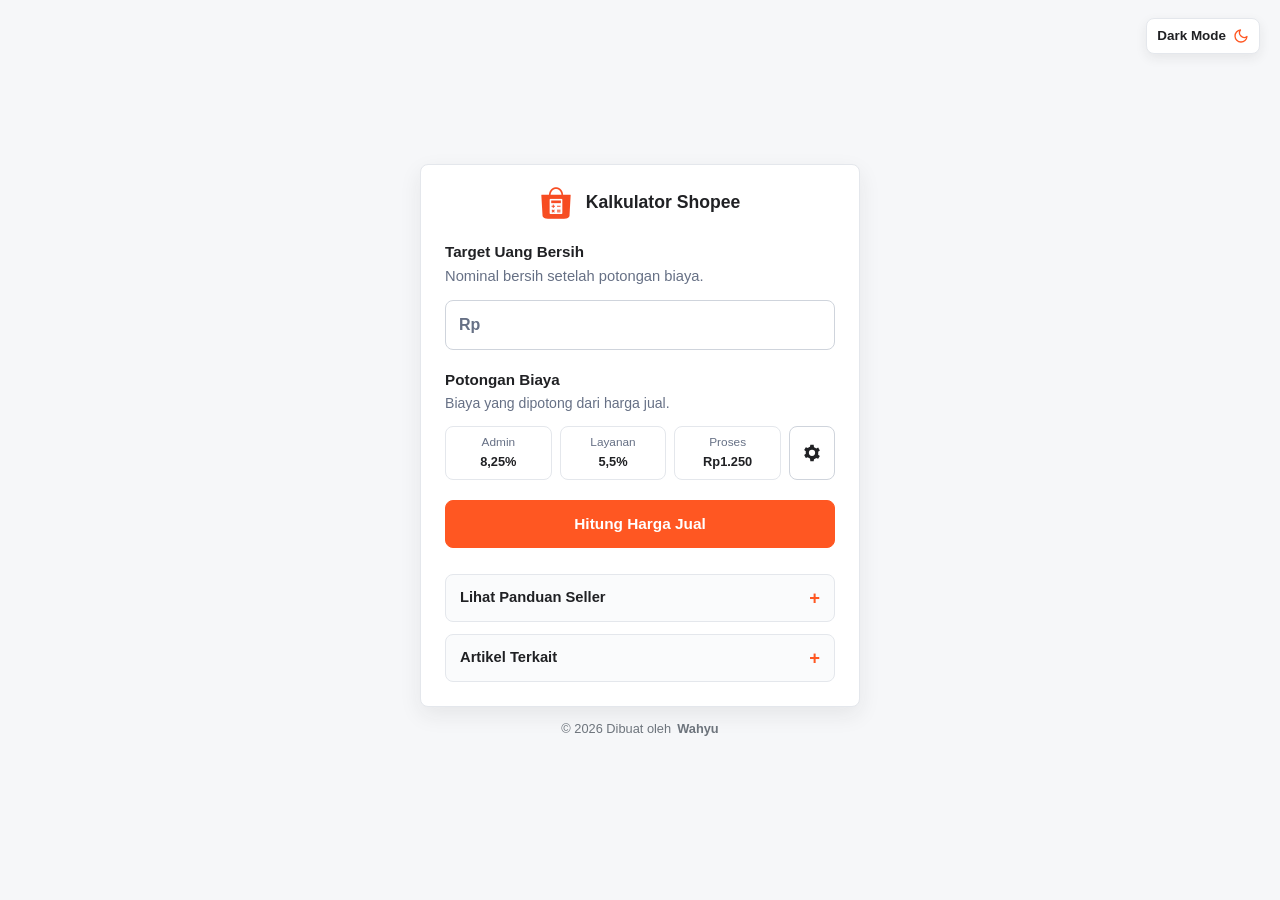
<file: index.html>
<!DOCTYPE html>
<html lang="id">

<head>
    <meta charset="UTF-8">
    <meta name="viewport" content="width=device-width, initial-scale=1.0, viewport-fit=cover">
    <meta name="description" content="Hitung harga jual Shopee dari target uang bersih setelah biaya admin, layanan, dan proses pesanan. Gratis, cepat, dan bisa ubah asumsi biaya.">
    <meta name="robots" content="index, follow, max-image-preview:large">
    <meta property="og:type" content="website">
    <meta property="og:locale" content="id_ID">
    <meta property="og:title" content="Kalkulator Harga Jual Shopee Gratis">
    <meta property="og:description" content="Bantu seller menghitung harga jual minimum agar target uang bersih tetap tercapai setelah potongan biaya Shopee.">
    <meta property="og:url" content="https://shopee-calc.vercel.app/">
    <meta property="og:site_name" content="Kalkulator Harga Jual Shopee">
    <meta property="og:image" content="https://shopee-calc.vercel.app/assets/icon-app.png">
    <meta name="twitter:card" content="summary">
    <meta name="twitter:title" content="Kalkulator Harga Jual Shopee Gratis">
    <meta name="twitter:description" content="Hitung harga jual Shopee dari target uang bersih setelah biaya admin, layanan, dan proses pesanan.">
    <link rel="canonical" href="https://shopee-calc.vercel.app/">
    <link rel="shortcut icon" href="assets/icon.png" type="image/x-icon">
    <link rel="apple-touch-icon" href="assets/icon-app.png">
    <title>Kalkulator Harga Jual Shopee Gratis | Hitung Target Uang Bersih Seller</title>
    <script>
        (() => {
            try {
                const theme = localStorage.getItem("shopeeCalculatorTheme");
                if (theme === "dark" || theme === "light") {
                    document.documentElement.dataset.theme = theme;
                }
            } catch (error) {
                document.documentElement.dataset.theme = "light";
            }
        })();
    </script>
    <script type="application/ld+json">
        {
            "@context": "https://schema.org",
            "@type": "WebApplication",
            "name": "Kalkulator Harga Jual Shopee",
            "url": "https://shopee-calc.vercel.app/",
            "applicationCategory": "BusinessApplication",
            "operatingSystem": "Any",
            "inLanguage": "id-ID",
            "browserRequirements": "Requires JavaScript and a modern web browser",
            "isAccessibleForFree": true,
            "description": "Aplikasi web gratis untuk membantu seller menghitung harga jual minimum Shopee agar target uang bersih tetap tercapai setelah potongan biaya.",
            "offers": {
                "@type": "Offer",
                "price": "0",
                "priceCurrency": "IDR"
            },
            "featureList": [
                "Hitung harga jual minimum dari target uang bersih",
                "Ubah asumsi biaya admin, layanan, dan proses pesanan",
                "Salin hasil harga jual dengan cepat"
            ],
            "creator": {
                "@type": "Person",
                "name": "Wahyu",
                "url": "https://wahyu-devs.github.io/portfolio/"
            }
        }
    </script>
    <link rel="stylesheet" href="style.css?v=seo-1">
</head>

<body>
    <button class="theme-action desktop-theme-action" type="button" aria-label="Ganti ke dark mode" data-theme-toggle>
        <span class="theme-action-label" data-theme-label>Dark Mode</span>
        <span class="theme-action-icon" aria-hidden="true"></span>
    </button>

    <main class="container">
        <header class="app-header">
            <img src="assets/icon.png" alt="" class="app-icon" aria-hidden="true">
            <h1>Kalkulator Shopee</h1>
            <button class="mobile-menu-toggle" id="mobile-menu-toggle" type="button" aria-expanded="false"
                aria-controls="mobile-menu" aria-label="Buka menu">
                <span></span>
                <span></span>
                <span></span>
            </button>
            <div class="mobile-menu-backdrop" id="mobile-menu-backdrop" hidden></div>
            <nav class="mobile-menu" id="mobile-menu" aria-label="Menu" hidden>
                <div class="mobile-menu-top">
                    <div class="mobile-menu-heading">Menu</div>
                    <button class="mobile-menu-close" id="mobile-menu-close" type="button" aria-label="Tutup menu">&times;</button>
                </div>
                <button class="mobile-menu-item" id="reset-form" type="button">
                    <svg class="mobile-menu-icon" viewBox="0 0 24 24" aria-hidden="true">
                        <path d="M4 7v5h5" />
                        <path d="M5.5 17A8 8 0 1 0 6 6.8L4 12" />
                    </svg>
                    <span>Reset Form</span>
                </button>
                <button class="mobile-menu-item mobile-theme-action" type="button" aria-label="Ganti ke dark mode"
                    data-theme-toggle>
                    <span class="theme-action-icon" aria-hidden="true"></span>
                    <span data-theme-label>Dark Mode</span>
                </button>
                <button class="mobile-menu-item" id="open-about" type="button">
                    <svg class="mobile-menu-icon" viewBox="0 0 24 24" aria-hidden="true">
                        <path d="M12 17v-6" />
                        <path d="M12 7h.01" />
                        <path d="M21 12a9 9 0 1 1-18 0 9 9 0 0 1 18 0Z" />
                    </svg>
                    <span>Tentang</span>
                </button>
            </nav>
        </header>

        <form id="calculator-form" novalidate>
            <div class="field-group">
                <label for="bersih">Target Uang Bersih</label>
                <p class="helper" id="bersih-helper">Nominal bersih setelah potongan biaya.</p>
                <div class="amount-field" id="amount-field">
                    <span class="currency-prefix">Rp</span>
                    <input type="text" id="bersih" inputmode="numeric" enterkeyhint="go" pattern="[0-9]*" autocomplete="off" aria-describedby="bersih-helper bersih-error" aria-invalid="false">
                </div>
                <p class="error-message" id="bersih-error" aria-live="polite"></p>
            </div>

            <section class="fee-summary" aria-label="Asumsi biaya Shopee">
                <div class="fee-summary-copy">
                    <p class="fee-summary-title">Potongan Biaya</p>
                    <p class="fee-summary-helper">Biaya yang dipotong dari harga jual.</p>
                </div>
                <div class="fee-chips">
                    <span class="fee-chip">Admin <b id="admin-chip">8,25%</b></span>
                    <span class="fee-chip">Layanan <b id="service-chip">5,5%</b></span>
                    <span class="fee-chip">Proses <b id="process-chip">Rp1.250</b></span>
                </div>
                <button class="fee-toggle" type="button" id="toggle-fees" aria-expanded="false"
                    aria-controls="fee-editor" aria-label="Ubah biaya">
                    <svg class="settings-icon" viewBox="0 0 24 24" aria-hidden="true">
                        <path
                            d="M19.4 13.5c.1-.5.1-1 .1-1.5s0-1-.1-1.5l2-1.5-2-3.5-2.4 1a8.2 8.2 0 0 0-2.6-1.5L14 2h-4l-.4 2.5A8.2 8.2 0 0 0 7 6L4.6 5 2.6 8.5l2 1.5c-.1.5-.1 1-.1 1.5s0 1 .1 1.5l-2 1.5 2 3.5 2.4-1a8.2 8.2 0 0 0 2.6 1.5L10 22h4l.4-2.5A8.2 8.2 0 0 0 17 18l2.4 1 2-3.5-2-1.5ZM12 15.5A3.5 3.5 0 1 1 12 8a3.5 3.5 0 0 1 0 7.5Z" />
                    </svg>
                </button>
            </section>

            <div class="fee-editor" id="fee-editor" hidden>
                <div class="fee-grid">
                    <label class="fee-field" for="admin-rate">
                        <span class="fee-label fee-label-desktop">Admin (%)</span>
                        <span class="fee-label fee-label-mobile">Biaya Admin (%)</span>
                        <input type="text" id="admin-rate" inputmode="decimal" value="8,25">
                    </label>
                    <label class="fee-field" for="service-rate">
                        <span class="fee-label fee-label-desktop">Layanan (%)</span>
                        <span class="fee-label fee-label-mobile">Biaya Layanan (%)</span>
                        <input type="text" id="service-rate" inputmode="decimal" value="5,5">
                    </label>
                    <label class="fee-field" for="process-fee">
                        <span class="fee-label fee-label-desktop">Proses (Rp)</span>
                        <span class="fee-label fee-label-mobile">Biaya Proses Pesanan (Rp)</span>
                        <input type="text" id="process-fee" inputmode="numeric" value="1.250">
                    </label>
                </div>
                <button class="fee-save" type="button" id="save-fees">Simpan</button>
                <p class="error-message" id="fee-error" aria-live="polite"></p>
            </div>

            <section id="output" class="result" hidden aria-live="polite">
                <p class="result-label">Harga Jual Minimum</p>
                <div class="harga-final" id="selling-price">Rp0</div>
                <div class="summary-list">
                    <div class="summary-row">
                        <span>Biaya Admin</span>
                        <b id="admin-fee">Rp0</b>
                    </div>
                    <div class="summary-row">
                        <span>Biaya Layanan</span>
                        <b id="service-fee">Rp0</b>
                    </div>
                    <div class="summary-row">
                        <span>Biaya Proses Pesanan</span>
                        <b id="process-cost">Rp0</b>
                    </div>
                    <div class="summary-row summary-total">
                        <span>Bersih Diterima</span>
                        <b id="net-received">Rp0</b>
                    </div>
                </div>
            </section>

            <button class="primary-button" id="primary-action" type="submit">Hitung Harga Jual</button>
            <section id="empty-state" class="empty-state" aria-live="polite">
                <div class="empty-state-content">
                    <span class="empty-state-icon" aria-hidden="true">Rp</span>
                    <p>Masukkan target, lalu hitung harga jual.</p>
                </div>
            </section>
            <p class="copy-status" id="copy-status" role="status" aria-live="polite"></p>
        </form>

        <details class="seo-disclosure">
            <summary>Lihat Panduan Seller</summary>
            <section class="seo-content" aria-labelledby="seo-content-title">
                <div class="seo-content-header">
                    <h2 id="seo-content-title">Kalkulator Harga Jual Shopee untuk Seller</h2>
                    <p>
                        Tool ini membantu menghitung harga jual minimum agar target uang bersih tetap tercapai setelah
                        biaya admin, biaya layanan, dan biaya proses pesanan dipotong dari harga jual.
                    </p>
                    <p class="seo-note">
                        Asumsi biaya default di halaman ini bisa diubah sesuai skema tokomu. Selalu cocokkan lagi dengan
                        biaya terbaru yang berlaku di Seller Center atau pengumuman resmi Shopee.
                    </p>
                </div>

                <section class="seo-block" aria-labelledby="cara-pakai-title">
                    <h3 id="cara-pakai-title">Cara Pakai</h3>
                    <ol>
                        <li>Masukkan target uang bersih yang ingin kamu terima.</li>
                        <li>Sesuaikan biaya admin, layanan, dan proses jika skema tokomu berbeda.</li>
                        <li>Tekan tombol hitung untuk melihat harga jual minimum yang disarankan.</li>
                        <li>Periksa hasil simulasi potongan sebelum memasang harga di Shopee.</li>
                    </ol>
                </section>

                <section class="seo-block" aria-labelledby="rumus-title">
                    <h3 id="rumus-title">Rumus Singkat</h3>
                    <p>
                        Secara sederhana, harga jual minimum dihitung dari target bersih ditambah biaya tetap, lalu dibagi
                        dengan sisa persentase setelah biaya admin dan layanan.
                    </p>
                    <p class="seo-formula">Harga jual minimum = (target bersih + biaya proses) / (1 - admin - layanan)</p>
                </section>

                <section class="seo-block" aria-labelledby="penyesuaian-title">
                    <h3 id="penyesuaian-title">Kapan Hasil Perlu Disesuaikan</h3>
                    <ul>
                        <li>Saat produk ikut promo, voucher toko, atau subsidi diskon yang ditanggung seller.</li>
                        <li>Saat kamu ingin memasukkan HPP, target profit, biaya packing, atau biaya iklan.</li>
                        <li>Saat kategori produk atau program toko punya potongan biaya yang berbeda.</li>
                        <li>Saat ada perubahan kebijakan biaya dari Shopee.</li>
                    </ul>
                </section>

                <section class="seo-block" aria-labelledby="faq-title">
                    <h3 id="faq-title">Pertanyaan Umum</h3>
                    <div class="faq-item">
                        <h4>Apakah kalkulator ini cocok untuk semua seller Shopee?</h4>
                        <p>
                            Cocok sebagai acuan awal. Namun hasil akhir tetap perlu disesuaikan dengan kategori produk,
                            program toko, voucher, iklan, dan kebijakan biaya yang aktif di akunmu.
                        </p>
                    </div>
                    <div class="faq-item">
                        <h4>Kenapa harga jual minimum bisa lebih tinggi dari perkiraan?</h4>
                        <p>
                            Karena potongan biaya dihitung dari harga jual. Makin tinggi persentase biaya, makin besar
                            harga yang dibutuhkan untuk menjaga uang bersih tetap aman.
                        </p>
                    </div>
                    <div class="faq-item">
                        <h4>Apakah hasil ini sudah termasuk HPP dan profit?</h4>
                        <p>
                            Belum. Kalkulator ini fokus pada target uang bersih setelah potongan platform. Kalau kamu ingin
                            menghitung margin penuh, tambahkan HPP dan target profit ke nominal target bersihmu.
                        </p>
                    </div>
                </section>
            </section>
        </details>

        <details class="related-guides-disclosure">
            <summary>Artikel Terkait</summary>
            <section class="related-guides" aria-label="Artikel Terkait">
                <div class="related-guide-list">
                    <a class="related-guide-card" href="cara-menentukan-harga-jual-shopee/">
                        <strong>Cara Menentukan Harga Jual Shopee</strong>
                        <span>Mulai dari HPP, target profit, dan potongan biaya marketplace.</span>
                    </a>
                    <a class="related-guide-card" href="hitung-harga-jual-shopee-setelah-biaya-admin/">
                        <strong>Cara Hitung Harga Jual Setelah Biaya Admin</strong>
                        <span>Lihat simulasi target bersih, biaya admin, layanan, dan proses pesanan.</span>
                    </a>
                    <a class="related-guide-card" href="rumus-harga-jual-shopee-dari-target-uang-bersih/">
                        <strong>Rumus Harga Jual Shopee dari Target Uang Bersih</strong>
                        <span>Pahami rumus inti yang dipakai kalkulator untuk menghitung harga minimum.</span>
                    </a>
                </div>
            </section>
        </details>
    </main>

    <div id="toast" class="toast" role="status" aria-live="polite" aria-atomic="true" hidden>
        <span class="toast-icon" aria-hidden="true"></span>
        <span class="toast-message"></span>
        <button class="toast-close" type="button" aria-label="Tutup pesan">&times;</button>
    </div>

    <div class="about-modal" id="about-modal" role="dialog" aria-modal="true" aria-labelledby="about-title" hidden>
        <div class="about-modal-panel">
            <span class="about-modal-handle" aria-hidden="true"></span>
            <button class="about-modal-close" id="about-modal-close" type="button" aria-label="Tutup About">&times;</button>
            <div class="about-modal-header">
                <svg class="about-modal-header-icon" viewBox="0 0 24 24" aria-hidden="true">
                    <path d="M12 17v-6" />
                    <path d="M12 7h.01" />
                    <path d="M21 12a9 9 0 1 1-18 0 9 9 0 0 1 18 0Z" />
                </svg>
                <h2 id="about-title">Tentang</h2>
            </div>
            <div class="about-modal-body">
                <p>
                    Aplikasi web untuk membantu Seller menghitung harga jual minimum agar target uang bersih tetap
                    tercapai setelah potongan biaya Shopee. Dibuat oleh <a href="https://wahyu-devs.github.io/portfolio/"><b>Wahyu</b></a>.
                </p>
            </div>
        </div>
    </div>

    <footer>
        © 2026 Dibuat oleh <a href="https://wahyu-devs.github.io/portfolio/"><b>Wahyu</b></a>
    </footer>

    <script src="script.js?v=mobile-app-7"></script>
</body>

</html>
</file>
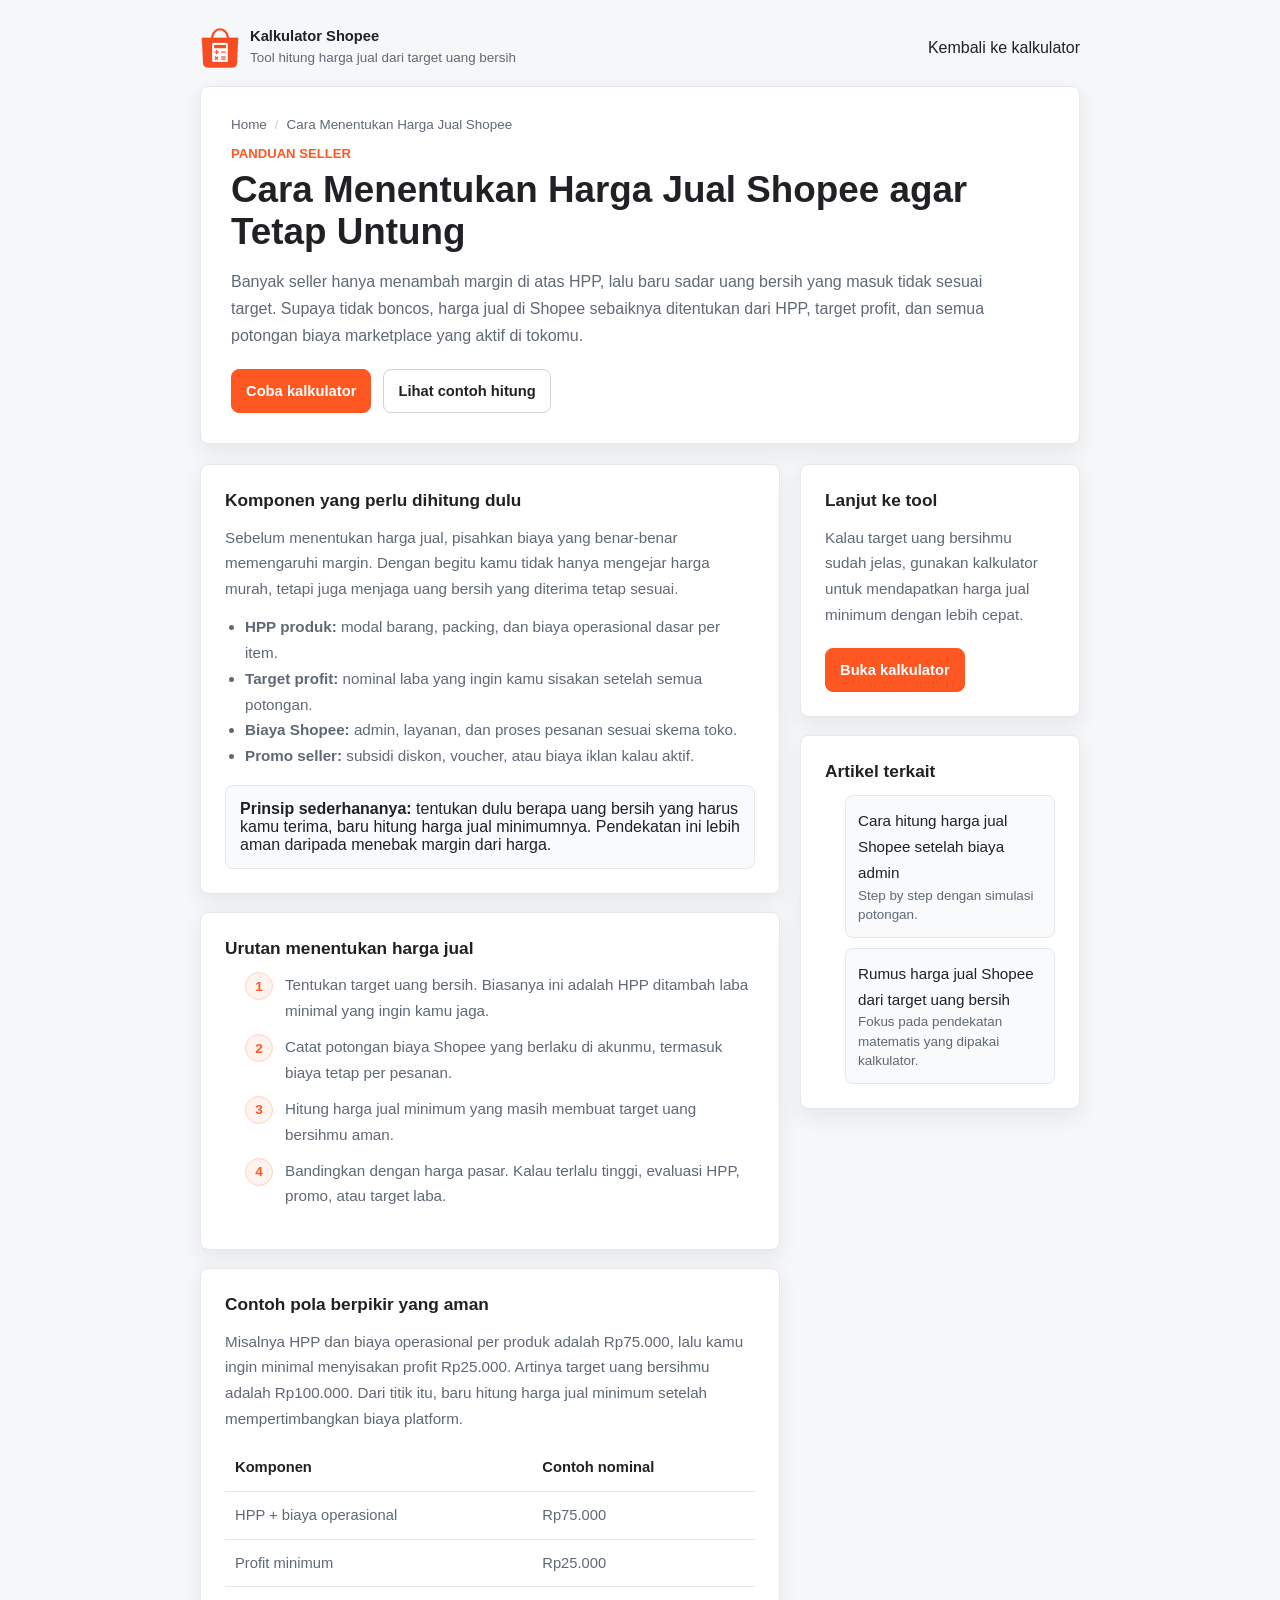
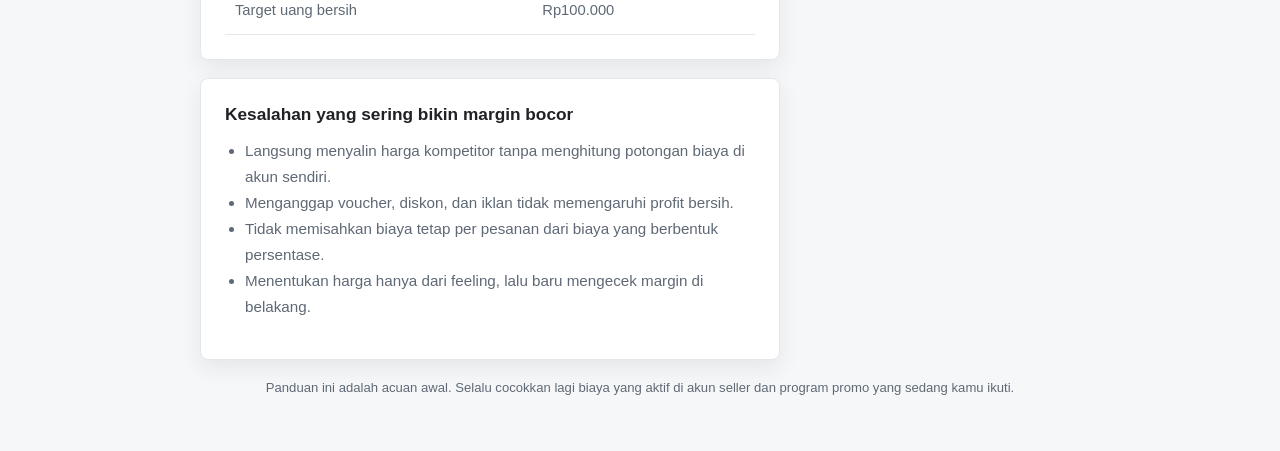
<file: cara-menentukan-harga-jual-shopee/index.html>
<!DOCTYPE html>
<html lang="id">

<head>
    <meta charset="UTF-8">
    <meta name="viewport" content="width=device-width, initial-scale=1.0">
    <meta name="description" content="Pelajari cara menentukan harga jual Shopee agar tetap kompetitif dan target uang bersih tetap aman setelah biaya admin, layanan, dan proses pesanan.">
    <meta name="robots" content="index, follow, max-image-preview:large">
    <meta property="og:type" content="article">
    <meta property="og:locale" content="id_ID">
    <meta property="og:title" content="Cara Menentukan Harga Jual Shopee agar Tetap Untung">
    <meta property="og:description" content="Panduan singkat untuk seller yang ingin menentukan harga jual Shopee dari HPP, target profit, dan potongan biaya marketplace.">
    <meta property="og:url" content="https://shopee-calc.vercel.app/cara-menentukan-harga-jual-shopee/">
    <meta property="og:site_name" content="Kalkulator Harga Jual Shopee">
    <meta property="og:image" content="https://shopee-calc.vercel.app/assets/icon-app.png">
    <meta name="twitter:card" content="summary">
    <meta name="twitter:title" content="Cara Menentukan Harga Jual Shopee agar Tetap Untung">
    <meta name="twitter:description" content="Panduan ringkas menentukan harga jual Shopee tanpa menebak-nebak margin.">
    <link rel="canonical" href="https://shopee-calc.vercel.app/cara-menentukan-harga-jual-shopee/">
    <link rel="shortcut icon" href="../assets/icon.png" type="image/x-icon">
    <link rel="apple-touch-icon" href="../assets/icon-app.png">
    <title>Cara Menentukan Harga Jual Shopee agar Tetap Untung</title>
    <script>
        (() => {
            try {
                const theme = localStorage.getItem("shopeeCalculatorTheme");
                if (theme === "dark" || theme === "light") {
                    document.documentElement.dataset.theme = theme;
                }
            } catch (error) {
                document.documentElement.dataset.theme = "light";
            }
        })();
    </script>
    <script type="application/ld+json">
        {
            "@context": "https://schema.org",
            "@type": "Article",
            "headline": "Cara Menentukan Harga Jual Shopee agar Tetap Untung",
            "description": "Panduan singkat untuk seller yang ingin menentukan harga jual Shopee dari HPP, target profit, dan potongan biaya marketplace.",
            "author": {
                "@type": "Person",
                "name": "Wahyu"
            },
            "publisher": {
                "@type": "Person",
                "name": "Wahyu"
            },
            "datePublished": "2026-04-30",
            "dateModified": "2026-04-30",
            "mainEntityOfPage": "https://shopee-calc.vercel.app/cara-menentukan-harga-jual-shopee/"
        }
    </script>
    <link rel="stylesheet" href="../article.css?v=1">
</head>

<body>
    <main class="article-shell">
        <div class="article-topbar">
            <a class="brand-link" href="../">
                <img class="brand-mark" src="../assets/icon.png" alt="" aria-hidden="true">
                <span class="brand-copy">
                    <span class="brand-title">Kalkulator Shopee</span>
                    <span class="brand-subtitle">Tool hitung harga jual dari target uang bersih</span>
                </span>
            </a>
            <a class="back-link" href="../">Kembali ke kalkulator</a>
        </div>

        <section class="hero">
            <nav class="breadcrumbs" aria-label="Breadcrumb">
                <ol>
                    <li><a href="../">Home</a></li>
                    <li aria-current="page">Cara Menentukan Harga Jual Shopee</li>
                </ol>
            </nav>
            <p class="eyebrow">Panduan Seller</p>
            <h1>Cara Menentukan Harga Jual Shopee agar Tetap Untung</h1>
            <p class="hero-lead">
                Banyak seller hanya menambah margin di atas HPP, lalu baru sadar uang bersih yang masuk tidak sesuai
                target. Supaya tidak boncos, harga jual di Shopee sebaiknya ditentukan dari HPP, target profit, dan
                semua potongan biaya marketplace yang aktif di tokomu.
            </p>
            <div class="hero-actions">
                <a class="cta-link" href="../">Coba kalkulator</a>
                <a class="cta-link is-secondary" href="../hitung-harga-jual-shopee-setelah-biaya-admin/">Lihat contoh hitung</a>
            </div>
        </section>

        <div class="article-grid">
            <div class="article-main">
                <section class="article-card">
                    <h2>Komponen yang perlu dihitung dulu</h2>
                    <p>
                        Sebelum menentukan harga jual, pisahkan biaya yang benar-benar memengaruhi margin. Dengan begitu
                        kamu tidak hanya mengejar harga murah, tetapi juga menjaga uang bersih yang diterima tetap sesuai.
                    </p>
                    <ul>
                        <li><strong>HPP produk:</strong> modal barang, packing, dan biaya operasional dasar per item.</li>
                        <li><strong>Target profit:</strong> nominal laba yang ingin kamu sisakan setelah semua potongan.</li>
                        <li><strong>Biaya Shopee:</strong> admin, layanan, dan proses pesanan sesuai skema toko.</li>
                        <li><strong>Promo seller:</strong> subsidi diskon, voucher, atau biaya iklan kalau aktif.</li>
                    </ul>
                    <div class="note-box">
                        <strong>Prinsip sederhananya:</strong> tentukan dulu berapa uang bersih yang harus kamu terima,
                        baru hitung harga jual minimumnya. Pendekatan ini lebih aman daripada menebak margin dari harga.
                    </div>
                </section>

                <section class="article-card">
                    <h2>Urutan menentukan harga jual</h2>
                    <ol class="step-list">
                        <li>
                            <span class="step-badge">1</span>
                            <div>Tentukan target uang bersih. Biasanya ini adalah HPP ditambah laba minimal yang ingin kamu jaga.</div>
                        </li>
                        <li>
                            <span class="step-badge">2</span>
                            <div>Catat potongan biaya Shopee yang berlaku di akunmu, termasuk biaya tetap per pesanan.</div>
                        </li>
                        <li>
                            <span class="step-badge">3</span>
                            <div>Hitung harga jual minimum yang masih membuat target uang bersihmu aman.</div>
                        </li>
                        <li>
                            <span class="step-badge">4</span>
                            <div>Bandingkan dengan harga pasar. Kalau terlalu tinggi, evaluasi HPP, promo, atau target laba.</div>
                        </li>
                    </ol>
                </section>

                <section class="article-card">
                    <h2>Contoh pola berpikir yang aman</h2>
                    <p>
                        Misalnya HPP dan biaya operasional per produk adalah Rp75.000, lalu kamu ingin minimal menyisakan
                        profit Rp25.000. Artinya target uang bersihmu adalah Rp100.000. Dari titik itu, baru hitung harga
                        jual minimum setelah mempertimbangkan biaya platform.
                    </p>
                    <table class="summary-table">
                        <thead>
                            <tr>
                                <th>Komponen</th>
                                <th>Contoh nominal</th>
                            </tr>
                        </thead>
                        <tbody>
                            <tr>
                                <td>HPP + biaya operasional</td>
                                <td>Rp75.000</td>
                            </tr>
                            <tr>
                                <td>Profit minimum</td>
                                <td>Rp25.000</td>
                            </tr>
                            <tr>
                                <td>Target uang bersih</td>
                                <td>Rp100.000</td>
                            </tr>
                        </tbody>
                    </table>
                </section>

                <section class="article-card">
                    <h2>Kesalahan yang sering bikin margin bocor</h2>
                    <ul>
                        <li>Langsung menyalin harga kompetitor tanpa menghitung potongan biaya di akun sendiri.</li>
                        <li>Menganggap voucher, diskon, dan iklan tidak memengaruhi profit bersih.</li>
                        <li>Tidak memisahkan biaya tetap per pesanan dari biaya yang berbentuk persentase.</li>
                        <li>Menentukan harga hanya dari feeling, lalu baru mengecek margin di belakang.</li>
                    </ul>
                </section>
            </div>

            <aside class="article-side">
                <section class="article-card">
                    <h2 class="side-title">Lanjut ke tool</h2>
                    <p>
                        Kalau target uang bersihmu sudah jelas, gunakan kalkulator untuk mendapatkan harga jual minimum
                        dengan lebih cepat.
                    </p>
                    <div class="hero-actions">
                        <a class="cta-link" href="../">Buka kalkulator</a>
                    </div>
                </section>

                <section class="article-card">
                    <h2 class="side-title">Artikel terkait</h2>
                    <ul class="side-list">
                        <li><a class="related-link" href="../hitung-harga-jual-shopee-setelah-biaya-admin/">Cara hitung harga jual Shopee setelah biaya admin<span>Step by step dengan simulasi potongan.</span></a></li>
                        <li><a class="related-link" href="../rumus-harga-jual-shopee-dari-target-uang-bersih/">Rumus harga jual Shopee dari target uang bersih<span>Fokus pada pendekatan matematis yang dipakai kalkulator.</span></a></li>
                    </ul>
                </section>
            </aside>
        </div>

        <p class="footer-note">
            Panduan ini adalah acuan awal. Selalu cocokkan lagi biaya yang aktif di akun seller dan program promo yang
            sedang kamu ikuti.
        </p>
    </main>
</body>

</html>
</file>
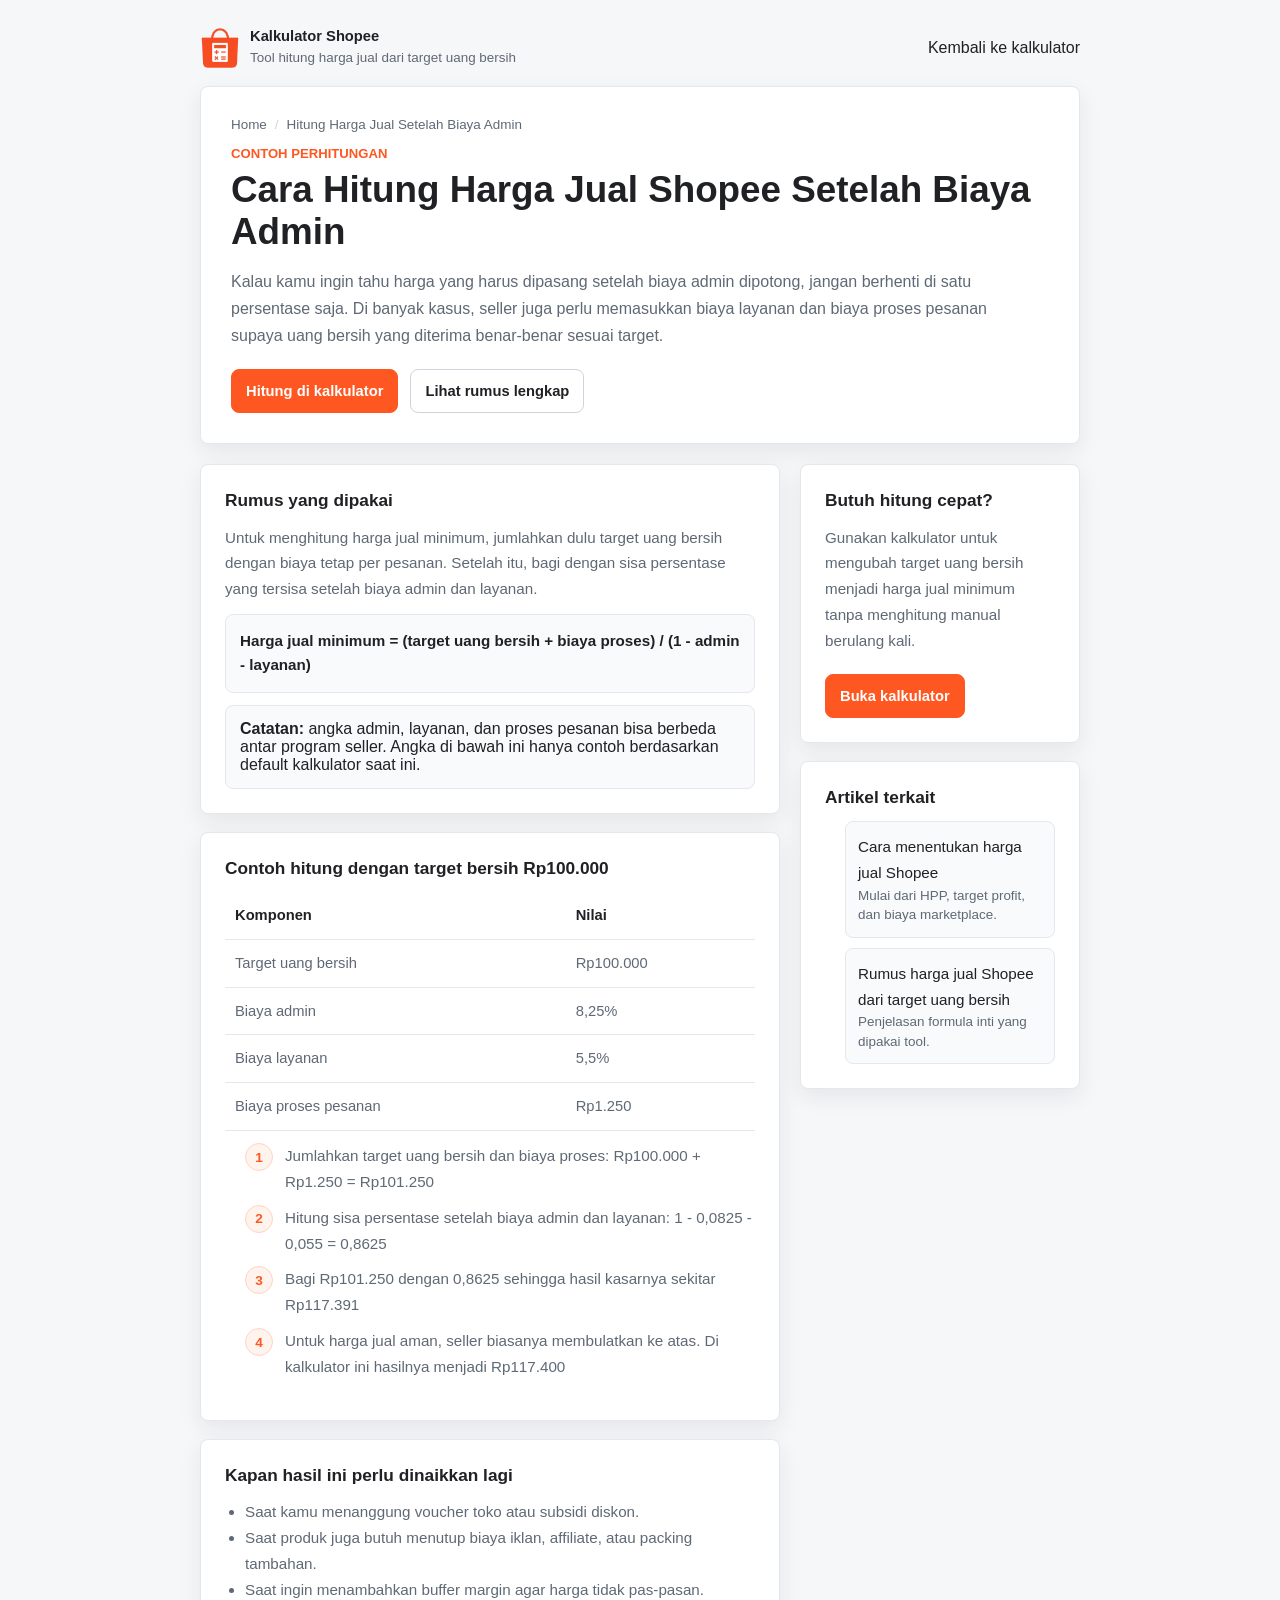
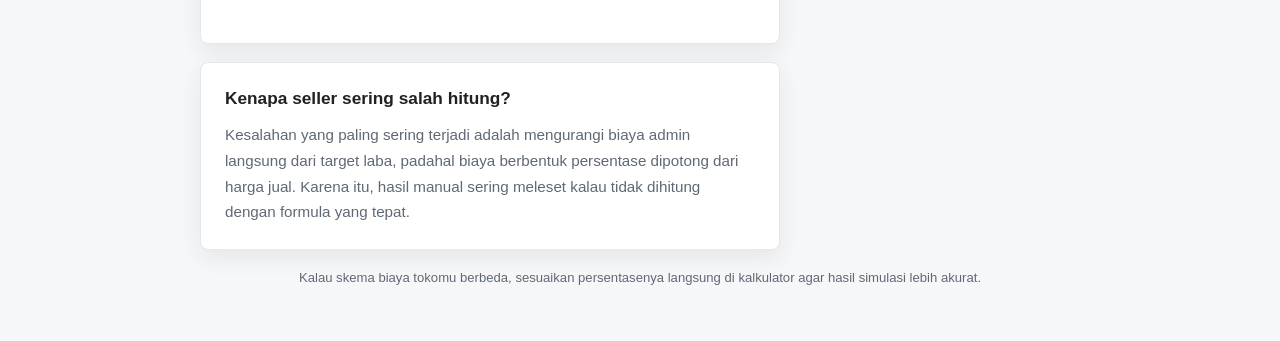
<file: hitung-harga-jual-shopee-setelah-biaya-admin/index.html>
<!DOCTYPE html>
<html lang="id">

<head>
    <meta charset="UTF-8">
    <meta name="viewport" content="width=device-width, initial-scale=1.0">
    <meta name="description" content="Lihat cara hitung harga jual Shopee setelah biaya admin, biaya layanan, dan biaya proses pesanan dengan contoh angka yang gampang diikuti.">
    <meta name="robots" content="index, follow, max-image-preview:large">
    <meta property="og:type" content="article">
    <meta property="og:locale" content="id_ID">
    <meta property="og:title" content="Cara Hitung Harga Jual Shopee Setelah Biaya Admin">
    <meta property="og:description" content="Contoh praktis menghitung harga jual Shopee dari target uang bersih setelah potongan admin, layanan, dan proses pesanan.">
    <meta property="og:url" content="https://shopee-calc.vercel.app/hitung-harga-jual-shopee-setelah-biaya-admin/">
    <meta property="og:site_name" content="Kalkulator Harga Jual Shopee">
    <meta property="og:image" content="https://shopee-calc.vercel.app/assets/icon-app.png">
    <meta name="twitter:card" content="summary">
    <meta name="twitter:title" content="Cara Hitung Harga Jual Shopee Setelah Biaya Admin">
    <meta name="twitter:description" content="Panduan cepat menghitung harga jual setelah biaya admin Shopee.">
    <link rel="canonical" href="https://shopee-calc.vercel.app/hitung-harga-jual-shopee-setelah-biaya-admin/">
    <link rel="shortcut icon" href="../assets/icon.png" type="image/x-icon">
    <link rel="apple-touch-icon" href="../assets/icon-app.png">
    <title>Cara Hitung Harga Jual Shopee Setelah Biaya Admin</title>
    <script>
        (() => {
            try {
                const theme = localStorage.getItem("shopeeCalculatorTheme");
                if (theme === "dark" || theme === "light") {
                    document.documentElement.dataset.theme = theme;
                }
            } catch (error) {
                document.documentElement.dataset.theme = "light";
            }
        })();
    </script>
    <script type="application/ld+json">
        {
            "@context": "https://schema.org",
            "@type": "Article",
            "headline": "Cara Hitung Harga Jual Shopee Setelah Biaya Admin",
            "description": "Contoh praktis menghitung harga jual Shopee dari target uang bersih setelah potongan admin, layanan, dan proses pesanan.",
            "author": {
                "@type": "Person",
                "name": "Wahyu"
            },
            "publisher": {
                "@type": "Person",
                "name": "Wahyu"
            },
            "datePublished": "2026-04-30",
            "dateModified": "2026-04-30",
            "mainEntityOfPage": "https://shopee-calc.vercel.app/hitung-harga-jual-shopee-setelah-biaya-admin/"
        }
    </script>
    <link rel="stylesheet" href="../article.css?v=1">
</head>

<body>
    <main class="article-shell">
        <div class="article-topbar">
            <a class="brand-link" href="../">
                <img class="brand-mark" src="../assets/icon.png" alt="" aria-hidden="true">
                <span class="brand-copy">
                    <span class="brand-title">Kalkulator Shopee</span>
                    <span class="brand-subtitle">Tool hitung harga jual dari target uang bersih</span>
                </span>
            </a>
            <a class="back-link" href="../">Kembali ke kalkulator</a>
        </div>

        <section class="hero">
            <nav class="breadcrumbs" aria-label="Breadcrumb">
                <ol>
                    <li><a href="../">Home</a></li>
                    <li aria-current="page">Hitung Harga Jual Setelah Biaya Admin</li>
                </ol>
            </nav>
            <p class="eyebrow">Contoh Perhitungan</p>
            <h1>Cara Hitung Harga Jual Shopee Setelah Biaya Admin</h1>
            <p class="hero-lead">
                Kalau kamu ingin tahu harga yang harus dipasang setelah biaya admin dipotong, jangan berhenti di satu
                persentase saja. Di banyak kasus, seller juga perlu memasukkan biaya layanan dan biaya proses pesanan
                supaya uang bersih yang diterima benar-benar sesuai target.
            </p>
            <div class="hero-actions">
                <a class="cta-link" href="../">Hitung di kalkulator</a>
                <a class="cta-link is-secondary" href="../rumus-harga-jual-shopee-dari-target-uang-bersih/">Lihat rumus lengkap</a>
            </div>
        </section>

        <div class="article-grid">
            <div class="article-main">
                <section class="article-card">
                    <h2>Rumus yang dipakai</h2>
                    <p>
                        Untuk menghitung harga jual minimum, jumlahkan dulu target uang bersih dengan biaya tetap per
                        pesanan. Setelah itu, bagi dengan sisa persentase yang tersisa setelah biaya admin dan layanan.
                    </p>
                    <div class="formula-box">
                        Harga jual minimum = (target uang bersih + biaya proses) / (1 - admin - layanan)
                    </div>
                    <div class="note-box">
                        <strong>Catatan:</strong> angka admin, layanan, dan proses pesanan bisa berbeda antar program
                        seller. Angka di bawah ini hanya contoh berdasarkan default kalkulator saat ini.
                    </div>
                </section>

                <section class="article-card">
                    <h2>Contoh hitung dengan target bersih Rp100.000</h2>
                    <table class="summary-table">
                        <thead>
                            <tr>
                                <th>Komponen</th>
                                <th>Nilai</th>
                            </tr>
                        </thead>
                        <tbody>
                            <tr>
                                <td>Target uang bersih</td>
                                <td>Rp100.000</td>
                            </tr>
                            <tr>
                                <td>Biaya admin</td>
                                <td>8,25%</td>
                            </tr>
                            <tr>
                                <td>Biaya layanan</td>
                                <td>5,5%</td>
                            </tr>
                            <tr>
                                <td>Biaya proses pesanan</td>
                                <td>Rp1.250</td>
                            </tr>
                        </tbody>
                    </table>
                    <ol class="step-list">
                        <li>
                            <span class="step-badge">1</span>
                            <div>Jumlahkan target uang bersih dan biaya proses: Rp100.000 + Rp1.250 = Rp101.250</div>
                        </li>
                        <li>
                            <span class="step-badge">2</span>
                            <div>Hitung sisa persentase setelah biaya admin dan layanan: 1 - 0,0825 - 0,055 = 0,8625</div>
                        </li>
                        <li>
                            <span class="step-badge">3</span>
                            <div>Bagi Rp101.250 dengan 0,8625 sehingga hasil kasarnya sekitar Rp117.391</div>
                        </li>
                        <li>
                            <span class="step-badge">4</span>
                            <div>Untuk harga jual aman, seller biasanya membulatkan ke atas. Di kalkulator ini hasilnya menjadi Rp117.400</div>
                        </li>
                    </ol>
                </section>

                <section class="article-card">
                    <h2>Kapan hasil ini perlu dinaikkan lagi</h2>
                    <ul>
                        <li>Saat kamu menanggung voucher toko atau subsidi diskon.</li>
                        <li>Saat produk juga butuh menutup biaya iklan, affiliate, atau packing tambahan.</li>
                        <li>Saat ingin menambahkan buffer margin agar harga tidak pas-pasan.</li>
                    </ul>
                </section>

                <section class="article-card">
                    <h2>Kenapa seller sering salah hitung?</h2>
                    <p>
                        Kesalahan yang paling sering terjadi adalah mengurangi biaya admin langsung dari target laba,
                        padahal biaya berbentuk persentase dipotong dari harga jual. Karena itu, hasil manual sering
                        meleset kalau tidak dihitung dengan formula yang tepat.
                    </p>
                </section>
            </div>

            <aside class="article-side">
                <section class="article-card">
                    <h2 class="side-title">Butuh hitung cepat?</h2>
                    <p>
                        Gunakan kalkulator untuk mengubah target uang bersih menjadi harga jual minimum tanpa menghitung
                        manual berulang kali.
                    </p>
                    <div class="hero-actions">
                        <a class="cta-link" href="../">Buka kalkulator</a>
                    </div>
                </section>

                <section class="article-card">
                    <h2 class="side-title">Artikel terkait</h2>
                    <ul class="side-list">
                        <li><a class="related-link" href="../cara-menentukan-harga-jual-shopee/">Cara menentukan harga jual Shopee<span>Mulai dari HPP, target profit, dan biaya marketplace.</span></a></li>
                        <li><a class="related-link" href="../rumus-harga-jual-shopee-dari-target-uang-bersih/">Rumus harga jual Shopee dari target uang bersih<span>Penjelasan formula inti yang dipakai tool.</span></a></li>
                    </ul>
                </section>
            </aside>
        </div>

        <p class="footer-note">
            Kalau skema biaya tokomu berbeda, sesuaikan persentasenya langsung di kalkulator agar hasil simulasi lebih akurat.
        </p>
    </main>
</body>

</html>
</file>
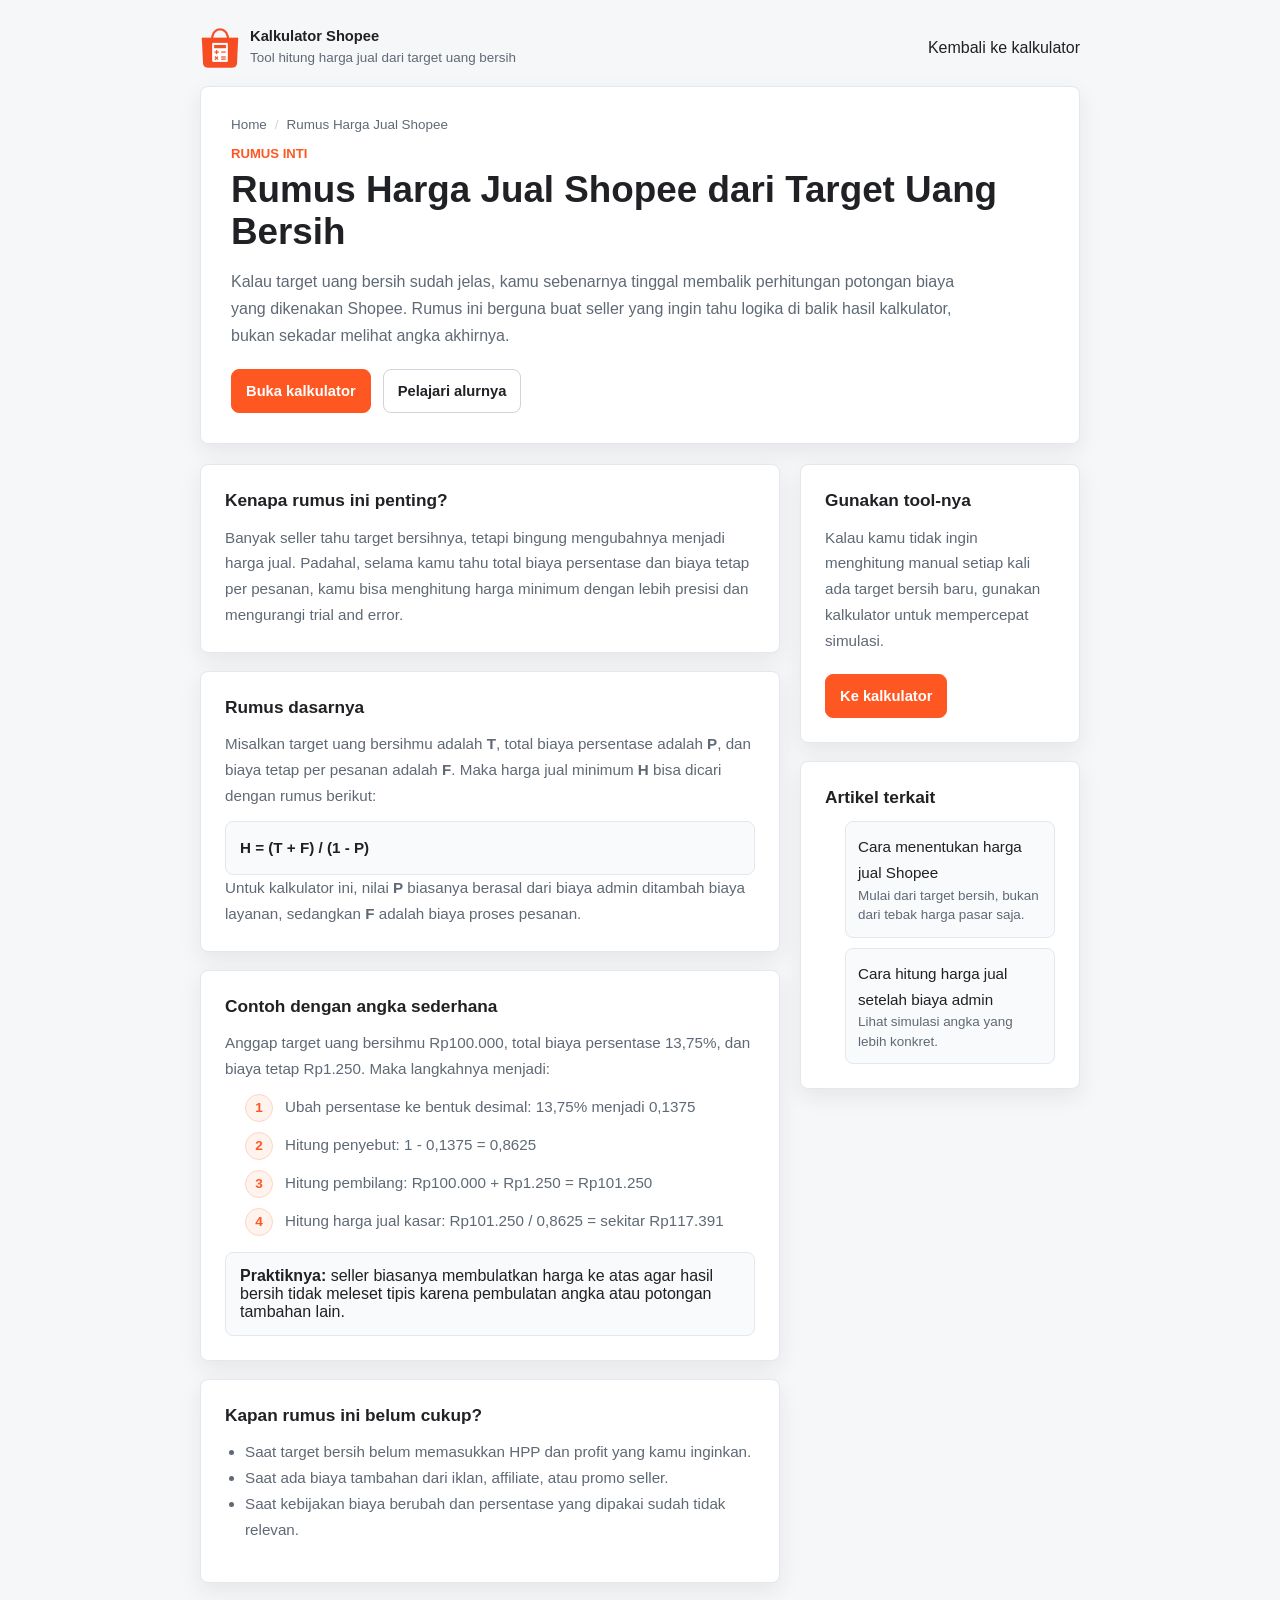
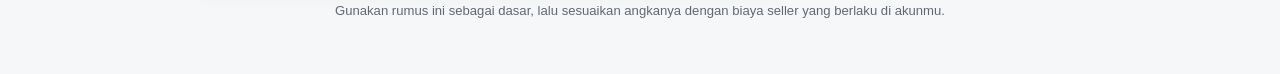
<file: rumus-harga-jual-shopee-dari-target-uang-bersih/index.html>
<!DOCTYPE html>
<html lang="id">

<head>
    <meta charset="UTF-8">
    <meta name="viewport" content="width=device-width, initial-scale=1.0">
    <meta name="description" content="Pahami rumus harga jual Shopee dari target uang bersih agar seller bisa menentukan harga minimum dengan lebih presisi.">
    <meta name="robots" content="index, follow, max-image-preview:large">
    <meta property="og:type" content="article">
    <meta property="og:locale" content="id_ID">
    <meta property="og:title" content="Rumus Harga Jual Shopee dari Target Uang Bersih">
    <meta property="og:description" content="Penjelasan formula harga jual Shopee dari target uang bersih berikut contoh angka yang mudah diikuti.">
    <meta property="og:url" content="https://shopee-calc.vercel.app/rumus-harga-jual-shopee-dari-target-uang-bersih/">
    <meta property="og:site_name" content="Kalkulator Harga Jual Shopee">
    <meta property="og:image" content="https://shopee-calc.vercel.app/assets/icon-app.png">
    <meta name="twitter:card" content="summary">
    <meta name="twitter:title" content="Rumus Harga Jual Shopee dari Target Uang Bersih">
    <meta name="twitter:description" content="Panduan formula harga jual Shopee dari target bersih untuk seller.">
    <link rel="canonical" href="https://shopee-calc.vercel.app/rumus-harga-jual-shopee-dari-target-uang-bersih/">
    <link rel="shortcut icon" href="../assets/icon.png" type="image/x-icon">
    <link rel="apple-touch-icon" href="../assets/icon-app.png">
    <title>Rumus Harga Jual Shopee dari Target Uang Bersih</title>
    <script>
        (() => {
            try {
                const theme = localStorage.getItem("shopeeCalculatorTheme");
                if (theme === "dark" || theme === "light") {
                    document.documentElement.dataset.theme = theme;
                }
            } catch (error) {
                document.documentElement.dataset.theme = "light";
            }
        })();
    </script>
    <script type="application/ld+json">
        {
            "@context": "https://schema.org",
            "@type": "Article",
            "headline": "Rumus Harga Jual Shopee dari Target Uang Bersih",
            "description": "Penjelasan formula harga jual Shopee dari target uang bersih berikut contoh angka yang mudah diikuti.",
            "author": {
                "@type": "Person",
                "name": "Wahyu"
            },
            "publisher": {
                "@type": "Person",
                "name": "Wahyu"
            },
            "datePublished": "2026-04-30",
            "dateModified": "2026-04-30",
            "mainEntityOfPage": "https://shopee-calc.vercel.app/rumus-harga-jual-shopee-dari-target-uang-bersih/"
        }
    </script>
    <link rel="stylesheet" href="../article.css?v=1">
</head>

<body>
    <main class="article-shell">
        <div class="article-topbar">
            <a class="brand-link" href="../">
                <img class="brand-mark" src="../assets/icon.png" alt="" aria-hidden="true">
                <span class="brand-copy">
                    <span class="brand-title">Kalkulator Shopee</span>
                    <span class="brand-subtitle">Tool hitung harga jual dari target uang bersih</span>
                </span>
            </a>
            <a class="back-link" href="../">Kembali ke kalkulator</a>
        </div>

        <section class="hero">
            <nav class="breadcrumbs" aria-label="Breadcrumb">
                <ol>
                    <li><a href="../">Home</a></li>
                    <li aria-current="page">Rumus Harga Jual Shopee</li>
                </ol>
            </nav>
            <p class="eyebrow">Rumus Inti</p>
            <h1>Rumus Harga Jual Shopee dari Target Uang Bersih</h1>
            <p class="hero-lead">
                Kalau target uang bersih sudah jelas, kamu sebenarnya tinggal membalik perhitungan potongan biaya yang
                dikenakan Shopee. Rumus ini berguna buat seller yang ingin tahu logika di balik hasil kalkulator, bukan
                sekadar melihat angka akhirnya.
            </p>
            <div class="hero-actions">
                <a class="cta-link" href="../">Buka kalkulator</a>
                <a class="cta-link is-secondary" href="../cara-menentukan-harga-jual-shopee/">Pelajari alurnya</a>
            </div>
        </section>

        <div class="article-grid">
            <div class="article-main">
                <section class="article-card">
                    <h2>Kenapa rumus ini penting?</h2>
                    <p>
                        Banyak seller tahu target bersihnya, tetapi bingung mengubahnya menjadi harga jual. Padahal,
                        selama kamu tahu total biaya persentase dan biaya tetap per pesanan, kamu bisa menghitung harga
                        minimum dengan lebih presisi dan mengurangi trial and error.
                    </p>
                </section>

                <section class="article-card">
                    <h2>Rumus dasarnya</h2>
                    <p>
                        Misalkan target uang bersihmu adalah <strong>T</strong>, total biaya persentase adalah
                        <strong>P</strong>, dan biaya tetap per pesanan adalah <strong>F</strong>. Maka harga jual
                        minimum <strong>H</strong> bisa dicari dengan rumus berikut:
                    </p>
                    <div class="formula-box">
                        H = (T + F) / (1 - P)
                    </div>
                    <p>
                        Untuk kalkulator ini, nilai <strong>P</strong> biasanya berasal dari biaya admin ditambah biaya
                        layanan, sedangkan <strong>F</strong> adalah biaya proses pesanan.
                    </p>
                </section>

                <section class="article-card">
                    <h2>Contoh dengan angka sederhana</h2>
                    <p>
                        Anggap target uang bersihmu Rp100.000, total biaya persentase 13,75%, dan biaya tetap Rp1.250.
                        Maka langkahnya menjadi:
                    </p>
                    <ol class="step-list">
                        <li>
                            <span class="step-badge">1</span>
                            <div>Ubah persentase ke bentuk desimal: 13,75% menjadi 0,1375</div>
                        </li>
                        <li>
                            <span class="step-badge">2</span>
                            <div>Hitung penyebut: 1 - 0,1375 = 0,8625</div>
                        </li>
                        <li>
                            <span class="step-badge">3</span>
                            <div>Hitung pembilang: Rp100.000 + Rp1.250 = Rp101.250</div>
                        </li>
                        <li>
                            <span class="step-badge">4</span>
                            <div>Hitung harga jual kasar: Rp101.250 / 0,8625 = sekitar Rp117.391</div>
                        </li>
                    </ol>
                    <div class="note-box">
                        <strong>Praktiknya:</strong> seller biasanya membulatkan harga ke atas agar hasil bersih tidak
                        meleset tipis karena pembulatan angka atau potongan tambahan lain.
                    </div>
                </section>

                <section class="article-card">
                    <h2>Kapan rumus ini belum cukup?</h2>
                    <ul>
                        <li>Saat target bersih belum memasukkan HPP dan profit yang kamu inginkan.</li>
                        <li>Saat ada biaya tambahan dari iklan, affiliate, atau promo seller.</li>
                        <li>Saat kebijakan biaya berubah dan persentase yang dipakai sudah tidak relevan.</li>
                    </ul>
                </section>
            </div>

            <aside class="article-side">
                <section class="article-card">
                    <h2 class="side-title">Gunakan tool-nya</h2>
                    <p>
                        Kalau kamu tidak ingin menghitung manual setiap kali ada target bersih baru, gunakan kalkulator
                        untuk mempercepat simulasi.
                    </p>
                    <div class="hero-actions">
                        <a class="cta-link" href="../">Ke kalkulator</a>
                    </div>
                </section>

                <section class="article-card">
                    <h2 class="side-title">Artikel terkait</h2>
                    <ul class="side-list">
                        <li><a class="related-link" href="../cara-menentukan-harga-jual-shopee/">Cara menentukan harga jual Shopee<span>Mulai dari target bersih, bukan dari tebak harga pasar saja.</span></a></li>
                        <li><a class="related-link" href="../hitung-harga-jual-shopee-setelah-biaya-admin/">Cara hitung harga jual setelah biaya admin<span>Lihat simulasi angka yang lebih konkret.</span></a></li>
                    </ul>
                </section>
            </aside>
        </div>

        <p class="footer-note">
            Gunakan rumus ini sebagai dasar, lalu sesuaikan angkanya dengan biaya seller yang berlaku di akunmu.
        </p>
    </main>
</body>

</html>
</file>
<file: style.css>
:root {
    color-scheme: light;
    --accent: #ff5722;
    --accent-hover: #e64a19;
    --accent-soft: #fff3ee;
    --focus: #155eef;
    --focus-ring: rgba(21, 94, 239, 0.16);
    --danger: #b42318;
    --danger-ring: rgba(180, 35, 24, 0.12);
    --ink: #202124;
    --muted: #667085;
    --line: #e4e7ec;
    --line-strong: #cfd4dc;
    --surface: #ffffff;
    --surface-soft: #fafbfc;
    --surface-raised: #f8fafc;
    --bg: #f6f7f9;
    --overlay: rgba(32, 33, 36, 0.34);
    --shadow: rgba(32, 33, 36, 0.08);
    --shadow-strong: rgba(32, 33, 36, 0.14);
    --shadow-panel: rgba(32, 33, 36, 0.18);
    --shadow-modal: rgba(32, 33, 36, 0.22);
    --control-hover: rgba(32, 33, 36, 0.08);
    --accent-line: #ffd3c4;
    --button-shadow: rgba(255, 87, 34, 0.18);
    --footer: #6d747c;
    --toast-success-bg: #eefaf2;
    --toast-success-border: #8fd19e;
    --toast-success-text: #14532d;
    --toast-success-icon: #31a05f;
    --toast-info-bg: #eff6ff;
    --toast-info-border: #93c5fd;
    --toast-info-text: #1e3a8a;
    --toast-info-icon: #1d74d8;
    --toast-warning-bg: #fff8e8;
    --toast-warning-border: #f5c465;
    --toast-warning-text: #7c4a03;
    --toast-warning-icon: #f0a700;
    --toast-error-bg: #fff1f0;
    --toast-error-border: #f1a2a0;
    --toast-error-text: #8a1f17;
    --toast-error-icon: #ef4a3a;
    --form-gap: 22px;
    --field-gap: 12px;
    --inner-gap: 12px;
}

html[data-theme="dark"] {
    color-scheme: dark;
    --accent: #ff7043;
    --accent-hover: #ff8a65;
    --accent-soft: #3a211a;
    --focus: #8ab4ff;
    --focus-ring: rgba(138, 180, 255, 0.22);
    --danger: #ff9b92;
    --danger-ring: rgba(255, 155, 146, 0.18);
    --ink: #f4f6f8;
    --muted: #a8b0bb;
    --line: #2f3845;
    --line-strong: #485263;
    --surface: #161b22;
    --surface-soft: #202733;
    --surface-raised: #1c2430;
    --bg: #0f131a;
    --overlay: rgba(4, 7, 12, 0.68);
    --shadow: rgba(0, 0, 0, 0.34);
    --shadow-strong: rgba(0, 0, 0, 0.48);
    --shadow-panel: rgba(0, 0, 0, 0.5);
    --shadow-modal: rgba(0, 0, 0, 0.58);
    --control-hover: rgba(255, 255, 255, 0.08);
    --accent-line: #6f3a2a;
    --button-shadow: rgba(255, 112, 67, 0.2);
    --footer: #8e97a5;
    --toast-success-bg: #11291b;
    --toast-success-border: #2f8f57;
    --toast-success-text: #b9f6ca;
    --toast-success-icon: #35b86b;
    --toast-info-bg: #14233a;
    --toast-info-border: #3265a8;
    --toast-info-text: #c6dbff;
    --toast-info-icon: #5d9cec;
    --toast-warning-bg: #2f240d;
    --toast-warning-border: #a97718;
    --toast-warning-text: #ffe5a3;
    --toast-warning-icon: #d99a12;
    --toast-error-bg: #351815;
    --toast-error-border: #a5433e;
    --toast-error-text: #ffd1cc;
    --toast-error-icon: #f05d51;
}

* {
    box-sizing: border-box;
    letter-spacing: 0;
}

[hidden] {
    display: none !important;
}

html {
    min-height: 100%;
    background: var(--bg);
    overflow-x: clip;
}

body {
    min-height: 100svh;
    min-height: 100dvh;
    margin: 0;
    padding: 20px;
    display: flex;
    flex-direction: column;
    align-items: center;
    justify-content: center;
    overflow-x: hidden;
    overflow-y: auto;
    background: var(--bg);
    color: var(--ink);
    font-family: Arial, sans-serif;
}

.container {
    width: min(100%, 440px);
    padding: 24px;
    background: var(--surface);
    border: 1px solid var(--line);
    border-radius: 8px;
    box-shadow: 0 8px 22px var(--shadow);
}

.app-header {
    position: relative;
    display: flex;
    align-items: center;
    justify-content: center;
    gap: 12px;
    margin-bottom: 26px;
}

.app-icon {
    width: 32px;
    height: 32px;
    border-radius: 8px;
}

.mobile-menu-toggle,
.mobile-menu,
.mobile-menu-backdrop,
.about-modal {
    display: none;
}

.theme-action {
    position: relative;
    display: inline-flex;
    align-items: center;
    justify-content: center;
    gap: 8px;
    min-height: 40px;
    padding: 8px 12px;
    background: var(--surface);
    border: 1px solid var(--line);
    border-radius: 8px;
    box-shadow: 0 8px 22px var(--shadow);
    color: var(--ink);
    cursor: pointer;
    font-family: inherit;
    font-size: 0.88rem;
    font-weight: 800;
    line-height: 1;
    transition: border-color 160ms ease, box-shadow 160ms ease, color 160ms ease;
}

.theme-action:hover {
    border-color: var(--accent);
    color: var(--accent);
}

.desktop-theme-action {
    position: fixed;
    top: calc(18px + env(safe-area-inset-top));
    right: 20px;
    z-index: 7;
    gap: 7px;
    min-height: 36px;
    padding: 8px 10px;
    background: var(--surface);
    border-color: var(--line);
    box-shadow: 0 4px 12px var(--shadow);
    color: var(--ink);
    font-size: 0.84rem;
    font-weight: 700;
}

.desktop-theme-action:hover {
    background: var(--surface-soft);
    border-color: var(--line-strong);
    color: var(--ink);
}

.theme-action-label {
    min-width: 72px;
    text-align: left;
}

.theme-action-icon {
    position: relative;
    flex: 0 0 auto;
    width: 18px;
    height: 18px;
    background: currentColor;
    border-radius: 0;
    box-shadow: none;
    color: var(--muted);
    mask: url("data:image/svg+xml,%3Csvg%20xmlns='http://www.w3.org/2000/svg'%20viewBox='0%200%2024%2024'%20fill='none'%20stroke='black'%20stroke-width='2'%20stroke-linecap='round'%20stroke-linejoin='round'%3E%3Cpath%20d='M21%2012.79A9%209%200%201%201%2011.21%203%207%207%200%200%200%2021%2012.79Z'/%3E%3C/svg%3E") center / contain no-repeat;
    -webkit-mask: url("data:image/svg+xml,%3Csvg%20xmlns='http://www.w3.org/2000/svg'%20viewBox='0%200%2024%2024'%20fill='none'%20stroke='black'%20stroke-width='2'%20stroke-linecap='round'%20stroke-linejoin='round'%3E%3Cpath%20d='M21%2012.79A9%209%200%201%201%2011.21%203%207%207%200%200%200%2021%2012.79Z'/%3E%3C/svg%3E") center / contain no-repeat;
    transition: background 180ms ease, box-shadow 180ms ease, color 180ms ease, transform 180ms ease;
}

.theme-action:hover .theme-action-icon {
    color: var(--accent);
}

.theme-action-icon::before {
    content: "";
    position: absolute;
    top: 50%;
    left: 50%;
    width: 2px;
    height: 2px;
    border-radius: 999px;
    background: transparent;
    box-shadow:
        0 -10px 0 currentColor,
        0 10px 0 currentColor,
        10px 0 0 currentColor,
        -10px 0 0 currentColor,
        7px 7px 0 currentColor,
        -7px 7px 0 currentColor,
        7px -7px 0 currentColor,
        -7px -7px 0 currentColor;
    opacity: 0;
    transform: translate(-50%, -50%) scale(0.4);
    transition: opacity 180ms ease, transform 180ms ease;
}

html[data-theme="dark"] .theme-action-icon {
    background: currentColor;
    border-radius: 0;
    color: inherit;
    mask: url("data:image/svg+xml,%3Csvg%20xmlns='http://www.w3.org/2000/svg'%20viewBox='0%200%2024%2024'%3E%3Cpath%20d='M11%205V1h2v4h-2Zm0%2018v-4h2v4h-2Zm8-10v-2h4v2h-4ZM1%2013v-2h4v2H1Zm16.65-5.25-1.4-1.4%202.8-2.85%201.45%201.45-2.85%202.8ZM4.95%2020.5%203.5%2019.05l2.85-2.8%201.4%201.4-2.8%202.85Zm14.1%200-2.8-2.85%201.4-1.4%202.85%202.8-1.45%201.45ZM6.35%207.75%203.5%204.95%204.95%203.5l2.8%202.85-1.4%201.4ZM12%2018q-2.5%200-4.25-1.75T6%2012q0-2.5%201.75-4.25T12%206q2.5%200%204.25%201.75T18%2012q0%202.5-1.75%204.25T12%2018Zm0-2q1.65%200%202.825-1.175T16%2012q0-1.65-1.175-2.825T12%208q-1.65%200-2.825%201.175T8%2012q0%201.65%201.175%202.825T12%2016Z'/%3E%3C/svg%3E") center / contain no-repeat;
    -webkit-mask: url("data:image/svg+xml,%3Csvg%20xmlns='http://www.w3.org/2000/svg'%20viewBox='0%200%2024%2024'%3E%3Cpath%20d='M11%205V1h2v4h-2Zm0%2018v-4h2v4h-2Zm8-10v-2h4v2h-4ZM1%2013v-2h4v2H1Zm16.65-5.25-1.4-1.4%202.8-2.85%201.45%201.45-2.85%202.8ZM4.95%2020.5%203.5%2019.05l2.85-2.8%201.4%201.4-2.8%202.85Zm14.1%200-2.8-2.85%201.4-1.4%202.85%202.8-1.45%201.45ZM6.35%207.75%203.5%204.95%204.95%203.5l2.8%202.85-1.4%201.4ZM12%2018q-2.5%200-4.25-1.75T6%2012q0-2.5%201.75-4.25T12%206q2.5%200%204.25%201.75T18%2012q0%202.5-1.75%204.25T12%2018Zm0-2q1.65%200%202.825-1.175T16%2012q0-1.65-1.175-2.825T12%208q-1.65%200-2.825%201.175T8%2012q0%201.65%201.175%202.825T12%2016Z'/%3E%3C/svg%3E") center / contain no-repeat;
    box-shadow: none;
}

html[data-theme="dark"] .theme-action-icon::before {
    opacity: 0;
    transform: translate(-50%, -50%) scale(0.4);
}

.desktop-theme-action .theme-action-label {
    min-width: auto;
}

.desktop-theme-action .theme-action-icon {
    width: 16px;
    height: 16px;
    color: var(--accent);
}

html[data-theme="dark"] .desktop-theme-action {
    background: var(--surface);
    border-color: var(--line);
    color: var(--ink);
}

html[data-theme="dark"] .desktop-theme-action:hover {
    background: var(--surface-soft);
    border-color: var(--line-strong);
    color: var(--ink);
}

html[data-theme="dark"] .desktop-theme-action .theme-action-icon {
    color: var(--accent);
}

h1 {
    margin: 0;
    color: var(--ink);
    font-size: 1.1rem;
    line-height: 1.25;
    text-align: center;
}

.field-group {
    margin: 0;
}

#calculator-form {
    display: flex;
    flex-direction: column;
    gap: var(--form-gap);
}

label {
    display: block;
    margin-bottom: 6px;
    font-size: 0.95rem;
    font-weight: 700;
}

.helper {
    margin: 0 0 var(--field-gap);
    color: var(--muted);
    font-size: 0.92rem;
    line-height: 1.45;
}

.amount-field {
    display: flex;
    min-height: 50px;
    align-items: center;
    background: var(--surface);
    border: 1px solid var(--line-strong);
    border-radius: 8px;
    transition: border-color 160ms ease, box-shadow 160ms ease;
}

.amount-field:focus-within,
.fee-field input:focus-visible,
.fee-toggle:focus-visible,
.mobile-menu-toggle:focus-visible,
.mobile-menu-close:focus-visible,
.mobile-menu-item:focus-visible,
.theme-action:focus-visible,
.about-modal-close:focus-visible,
.primary-button:focus-visible {
    border-color: var(--focus);
    box-shadow: 0 0 0 3px var(--focus-ring);
    outline: none;
}

.amount-field.is-invalid {
    border-color: var(--danger);
    box-shadow: 0 0 0 3px var(--danger-ring);
}

.currency-prefix {
    flex: 0 0 auto;
    padding-left: 13px;
    color: var(--muted);
    font-weight: 700;
}

input {
    width: 100%;
    min-height: 48px;
    padding: 12px;
    border: 0;
    border-radius: 8px;
    background: transparent;
    color: var(--ink);
    font-size: 1rem;
}

input:focus {
    outline: none;
}

.error-message,
.copy-status {
    margin: 0;
    font-size: 0.84rem;
    line-height: 1.4;
}

.error-message:not(:empty),
.copy-status:not(:empty) {
    margin-top: 8px;
}

.error-message {
    color: var(--danger);
}

.copy-status {
    color: var(--focus);
    text-align: center;
}

.error-message,
.copy-status:empty {
    display: none;
}

.toast {
    position: fixed;
    top: calc(20px + env(safe-area-inset-top));
    right: auto;
    bottom: auto;
    left: 50%;
    z-index: 10;
    display: grid;
    grid-template-columns: auto minmax(0, 1fr) auto;
    align-items: center;
    gap: 10px;
    width: max-content;
    max-width: min(390px, calc(100vw - 40px));
    padding: 9px 10px;
    background: var(--surface-raised);
    border: 1px solid var(--line-strong);
    border-radius: 8px;
    box-shadow: 0 10px 24px var(--shadow-strong);
    color: var(--ink);
    font-size: 0.86rem;
    font-weight: 700;
    line-height: 1.35;
    opacity: 0;
    transform: translate(-50%, -10px);
    transition: opacity 180ms ease, transform 180ms ease;
}

.toast-message {
    min-width: 0;
    overflow-wrap: anywhere;
}

.toast-icon {
    display: inline-grid;
    flex: 0 0 auto;
    place-items: center;
    width: 1.45em;
    height: 1.45em;
    border-radius: 50%;
    color: #ffffff;
    font-size: 0.82rem;
    font-weight: 800;
    line-height: 1;
}

.toast-close {
    display: inline-grid;
    width: 24px;
    height: 24px;
    margin: -2px -3px -2px 0;
    padding: 0;
    place-items: center;
    background: transparent;
    border: 0;
    border-radius: 6px;
    color: currentColor;
    cursor: pointer;
    font-size: 1rem;
    line-height: 1;
    opacity: 0.62;
}

.toast-close:hover,
.toast-close:focus-visible {
    background: var(--control-hover);
    opacity: 0.9;
    outline: none;
}

.toast.is-visible {
    opacity: 1;
    transform: translate(-50%, 0);
}

.toast.is-success {
    background: var(--toast-success-bg);
    border-color: var(--toast-success-border);
    color: var(--toast-success-text);
}

.toast.is-success .toast-icon {
    position: relative;
    background: var(--toast-success-icon);
}

.toast.is-success .toast-icon::before {
    content: "";
    width: 0.64em;
    height: 0.34em;
    margin-top: -0.1em;
    border-bottom: 2px solid currentColor;
    border-left: 2px solid currentColor;
    transform: rotate(-45deg);
}

.toast.is-info {
    background: var(--toast-info-bg);
    border-color: var(--toast-info-border);
    color: var(--toast-info-text);
}

.toast.is-info .toast-icon {
    background: var(--toast-info-icon);
}

.toast.is-info .toast-icon::before {
    content: "i";
}

.toast.is-warning {
    background: var(--toast-warning-bg);
    border-color: var(--toast-warning-border);
    color: var(--toast-warning-text);
}

.toast.is-warning .toast-icon {
    background: var(--toast-warning-icon);
}

.toast.is-warning .toast-icon::before {
    content: "!";
}

.toast.is-error {
    background: var(--toast-error-bg);
    border-color: var(--toast-error-border);
    color: var(--toast-error-text);
}

.toast.is-error .toast-icon {
    background: var(--toast-error-icon);
}

.toast.is-error .toast-icon::before {
    content: "×";
}

.fee-summary {
    display: grid;
    grid-template-columns: minmax(0, 1fr) auto;
    align-items: stretch;
    gap: 10px 8px;
    margin-top: 0;
}

.fee-summary-copy {
    grid-column: 1 / -1;
}

.fee-summary-title {
    margin: 0 0 4px;
    color: var(--ink);
    font-size: 0.95rem;
    font-weight: 700;
    line-height: 1.3;
}

.fee-summary-helper {
    margin: 0;
    color: var(--muted);
    font-size: 0.88rem;
    line-height: 1.45;
}

.fee-chips {
    display: grid;
    grid-template-columns: repeat(3, minmax(0, 1fr));
    gap: 8px;
}

.fee-chip {
    display: flex;
    flex-direction: column;
    justify-content: center;
    min-width: 0;
    min-height: 54px;
    padding: 8px 6px;
    background: var(--surface);
    border: 1px solid var(--line);
    border-radius: 8px;
    color: var(--muted);
    font-size: 0.74rem;
    line-height: 1.25;
    text-align: center;
}

.fee-chip b {
    display: block;
    margin-top: 4px;
    color: var(--ink);
    font-size: 0.8rem;
}

.fee-toggle {
    display: inline-grid;
    width: 46px;
    min-height: 46px;
    padding: 0;
    place-items: center;
    background: transparent;
    border: 1px solid var(--line-strong);
    border-radius: 8px;
    color: var(--ink);
    cursor: pointer;
    font-size: 0.9rem;
    font-weight: 700;
}

.settings-icon {
    width: 20px;
    height: 20px;
    fill: currentColor;
}

.fee-toggle:hover {
    background: var(--surface);
    border-color: var(--accent);
    color: var(--accent);
}

.fee-editor {
    margin-top: 0;
    padding: 12px;
    background: var(--surface-soft);
    border: 1px solid var(--line);
    border-radius: 8px;
}

.fee-grid {
    display: grid;
    gap: 10px;
}

.fee-field {
    margin: 0;
}

.fee-field span {
    display: block;
    margin-bottom: 6px;
    color: var(--muted);
    font-size: 0.8rem;
}

.fee-field .fee-label-mobile {
    display: none;
}

.fee-field input {
    min-height: 44px;
    padding: 10px 11px;
    background: var(--surface);
    border: 1px solid var(--line-strong);
}

.fee-save {
    width: 100%;
    min-height: 44px;
    margin-top: 12px;
    padding: 10px 12px;
    background: transparent;
    border: 1px solid var(--line-strong);
    border-radius: 8px;
    color: var(--ink);
    cursor: pointer;
    font-size: 0.92rem;
    font-weight: 700;
}

.fee-save:hover {
    background: var(--surface);
    border-color: var(--accent);
    color: var(--accent);
}

.fee-save:focus-visible {
    border-color: var(--focus);
    box-shadow: 0 0 0 3px var(--focus-ring);
    outline: none;
}

.result {
    margin-top: 0;
    padding-top: 22px;
    border-top: 1px solid var(--line);
}

.result-label {
    margin: 0;
    color: var(--muted);
    font-size: 0.86rem;
    font-weight: 700;
    text-align: center;
}

.harga-final {
    margin: 8px 0 18px;
    color: var(--accent);
    font-size: 1.8rem;
    font-weight: 800;
    line-height: 1.2;
    overflow-wrap: anywhere;
    text-align: center;
}

.summary-list {
    border: 1px solid var(--line);
    border-radius: 8px;
    overflow: hidden;
}

.summary-row {
    display: grid;
    grid-template-columns: minmax(0, 1fr) auto;
    gap: 12px;
    align-items: center;
    min-height: 52px;
    padding: 12px;
}

.summary-row + .summary-row {
    border-top: 1px solid var(--line);
}

.summary-row span {
    min-width: 0;
    color: var(--muted);
    font-size: 0.92rem;
}

.summary-row b {
    color: var(--ink);
    font-size: 0.94rem;
    overflow-wrap: anywhere;
    text-align: right;
}

.summary-total {
    margin: 0;
    background: var(--accent-soft);
}

.summary-total span,
.summary-total b {
    color: var(--ink);
    font-weight: 800;
}

.primary-button {
    width: 100%;
    min-height: 48px;
    margin-top: 0;
    padding: 12px;
    background: var(--accent);
    border: 1px solid var(--accent);
    border-radius: 8px;
    color: #ffffff;
    cursor: pointer;
    font-size: 0.96rem;
    font-weight: 700;
}

.primary-button:hover {
    background: var(--accent-hover);
    border-color: var(--accent-hover);
}

.empty-state {
    display: none;
}

.seo-disclosure {
    margin-top: 26px;
}

.seo-disclosure summary {
    display: flex;
    align-items: center;
    justify-content: space-between;
    gap: 12px;
    width: 100%;
    min-height: 48px;
    padding: 12px 14px;
    background: var(--surface-soft);
    border: 1px solid var(--line);
    border-radius: 8px;
    color: var(--ink);
    cursor: pointer;
    font-size: 0.92rem;
    font-weight: 700;
    line-height: 1.4;
    list-style: none;
}

.seo-disclosure summary::-webkit-details-marker {
    display: none;
}

.seo-disclosure summary::after {
    content: "+";
    flex: 0 0 auto;
    color: var(--accent);
    font-size: 1.15rem;
    font-weight: 800;
    line-height: 1;
}

.seo-disclosure[open] summary {
    border-color: var(--accent-line);
    border-bottom-right-radius: 0;
    border-bottom-left-radius: 0;
}

.seo-disclosure[open] summary::after {
    content: "-";
}

.seo-disclosure summary:hover {
    border-color: var(--accent);
}

.seo-disclosure summary:focus-visible {
    border-color: var(--focus);
    box-shadow: 0 0 0 3px var(--focus-ring);
    outline: none;
}

.seo-content {
    margin-top: 0;
    padding: 20px 18px 18px;
    border: 1px solid var(--line);
    border-top: 0;
    border-bottom-right-radius: 8px;
    border-bottom-left-radius: 8px;
}

.seo-content-header {
    display: grid;
    gap: 10px;
}

.seo-content h2,
.seo-content h3,
.seo-content h4 {
    margin: 0;
    color: var(--ink);
}

.seo-content h2 {
    font-size: 1rem;
    line-height: 1.35;
}

.seo-content h3 {
    font-size: 0.94rem;
    line-height: 1.35;
}

.seo-content h4 {
    font-size: 0.9rem;
    line-height: 1.45;
}

.seo-content p,
.seo-content li {
    color: var(--muted);
    font-size: 0.9rem;
    line-height: 1.6;
}

.seo-content p {
    margin: 0;
}

.seo-note {
    font-size: 0.84rem;
}

.seo-block {
    display: grid;
    gap: 10px;
    margin-top: 18px;
    padding-top: 18px;
    border-top: 1px solid var(--line);
}

.seo-content ol,
.seo-content ul {
    margin: 0;
    padding-left: 20px;
}

.seo-formula {
    padding: 12px;
    background: var(--surface-soft);
    border: 1px solid var(--line);
    border-radius: 8px;
    color: var(--ink) !important;
    font-size: 0.9rem;
    font-weight: 700;
    line-height: 1.5;
}

.faq-item {
    display: grid;
    gap: 8px;
}

.faq-item + .faq-item {
    margin-top: 2px;
    padding-top: 14px;
    border-top: 1px dashed var(--line);
}

.related-guides-disclosure {
    margin-top: 12px;
}

.related-guides-disclosure summary {
    display: flex;
    align-items: center;
    justify-content: space-between;
    gap: 12px;
    width: 100%;
    min-height: 48px;
    padding: 12px 14px;
    background: var(--surface-soft);
    border: 1px solid var(--line);
    border-radius: 8px;
    color: var(--ink);
    cursor: pointer;
    font-size: 0.92rem;
    font-weight: 700;
    line-height: 1.4;
    list-style: none;
}

.related-guides-disclosure summary::-webkit-details-marker {
    display: none;
}

.related-guides-disclosure summary::after {
    content: "+";
    flex: 0 0 auto;
    color: var(--accent);
    font-size: 1.15rem;
    font-weight: 800;
    line-height: 1;
}

.related-guides-disclosure[open] summary {
    border-color: var(--accent-line);
    border-bottom-right-radius: 0;
    border-bottom-left-radius: 0;
}

.related-guides-disclosure[open] summary::after {
    content: "-";
}

.related-guides-disclosure summary:hover {
    border-color: var(--accent);
}

.related-guides-disclosure summary:focus-visible {
    border-color: var(--focus);
    box-shadow: 0 0 0 3px var(--focus-ring);
    outline: none;
}

.related-guides {
    margin-top: 0;
    padding: 18px 18px 18px;
    border: 1px solid var(--line);
    border-top: 0;
    border-bottom-right-radius: 8px;
    border-bottom-left-radius: 8px;
}

.related-guide-list {
    display: grid;
    gap: 10px;
}

.related-guide-card {
    display: grid;
    gap: 6px;
    padding: 14px;
    background: var(--surface-soft);
    border: 1px solid var(--line);
    border-radius: 8px;
    color: var(--ink);
    text-decoration: none;
    transition: border-color 160ms ease, color 160ms ease, background 160ms ease;
}

.related-guide-card:hover {
    border-color: var(--accent);
}

.related-guide-card:focus-visible {
    border-color: var(--focus);
    box-shadow: 0 0 0 3px var(--focus-ring);
    outline: none;
}

.related-guide-card strong {
    font-size: 0.92rem;
    line-height: 1.4;
}

.related-guide-card span {
    color: var(--muted);
    font-size: 0.86rem;
    line-height: 1.55;
}

footer {
    margin-top: 14px;
    color: var(--footer);
    font-size: 0.8rem;
    text-align: center;
}

footer a {
    margin-left: 0.2em;
}

.heart-icon {
    width: 1.08em;
    height: 1.08em;
    margin: 0;
    fill: var(--accent);
    vertical-align: -0.16em;
}

a {
    color: inherit;
    text-decoration: none;
}

@media (min-width: 701px) {
    .container {
        padding: 22px 24px 24px;
    }

    .app-header {
        gap: 14px;
        margin-bottom: 24px;
    }

    #calculator-form {
        gap: 20px;
    }

    .fee-summary {
        gap: 12px 8px;
    }

    .primary-button {
        margin-top: 0;
    }

    .fee-editor {
        padding: 14px;
    }

    .fee-grid {
        grid-template-columns: repeat(3, minmax(0, 1fr));
        gap: 12px;
        align-items: start;
    }

    .fee-field span {
        margin-bottom: 7px;
        font-size: 0.8rem;
        line-height: 1.25;
        white-space: nowrap;
    }

    .fee-field input {
        min-height: 46px;
        padding: 10px 12px;
        font-size: 1rem;
    }

    .fee-save {
        min-height: 42px;
        margin-top: 14px;
        padding: 9px 12px;
    }

}

@media (max-width: 700px) {
    .desktop-theme-action {
        display: none;
    }

    body {
        padding: 0;
        justify-content: flex-start;
        align-items: stretch;
        background: var(--bg);
    }

    .container {
        flex: 1;
        display: flex;
        flex-direction: column;
        width: 100%;
        max-width: none;
        padding: calc(80px + env(safe-area-inset-top)) 20px 14px;
        background: var(--bg);
        border: 0;
        border-radius: 0;
        box-shadow: none;
        overflow-x: clip;
    }

    #calculator-form {
        flex: 0 0 auto;
        gap: 14px;
    }

    .app-header {
        position: fixed;
        top: 0;
        left: 0;
        right: 0;
        z-index: 4;
        align-items: center;
        justify-content: flex-start;
        gap: 10px;
        margin: 0;
        padding: calc(14px + env(safe-area-inset-top)) 20px 14px;
        background: var(--surface);
        border-bottom: 1px solid var(--line);
        box-shadow: 0 6px 18px var(--shadow);
    }

    .app-icon {
        flex: 0 0 auto;
        width: 38px;
        height: 38px;
    }

    h1 {
        flex: 1;
        font-size: 1.08rem;
        font-weight: 800;
        text-align: left;
    }

    .mobile-menu-toggle {
        flex: 0 0 auto;
        display: inline-flex;
        align-items: center;
        justify-content: center;
        flex-direction: column;
        gap: 4px;
        width: 38px;
        min-height: 38px;
        padding: 0;
        background: var(--surface-soft);
        border: 1px solid var(--line-strong);
        border-radius: 8px;
        color: var(--ink);
        cursor: pointer;
    }

    .mobile-menu-toggle span {
        display: block;
        width: 17px;
        height: 2px;
        background: currentColor;
        border-radius: 999px;
    }

    body.is-mobile-menu-open {
        overflow: hidden;
    }

    .mobile-menu-backdrop {
        position: fixed;
        inset: 0;
        z-index: 18;
        display: block;
        background: var(--overlay);
        opacity: 0;
        transition: opacity 180ms ease;
    }

    .mobile-menu-backdrop.is-open {
        opacity: 1;
    }

    .mobile-menu-backdrop[hidden] {
        display: none;
    }

    .mobile-menu {
        position: fixed;
        top: 0;
        right: 0;
        bottom: 0;
        z-index: 19;
        display: flex;
        flex-direction: column;
        gap: 10px;
        width: min(300px, calc(100vw - 52px));
        padding: calc(18px + env(safe-area-inset-top)) 16px calc(18px + env(safe-area-inset-bottom));
        background: var(--surface);
        border-left: 1px solid var(--line);
        box-shadow: -18px 0 36px var(--shadow-panel);
        transform: translateX(100%);
        transition: transform 180ms ease;
    }

    .mobile-menu.is-open {
        transform: translateX(0);
    }

    .mobile-menu[hidden] {
        display: none;
    }

    .mobile-menu-top {
        display: flex;
        align-items: center;
        justify-content: space-between;
        gap: 12px;
        min-height: 38px;
        margin-bottom: 4px;
    }

    .mobile-menu-heading {
        color: var(--ink);
        font-size: 1rem;
        font-weight: 800;
        line-height: 1.3;
    }

    .mobile-menu-close {
        display: inline-grid;
        flex: 0 0 auto;
        width: 36px;
        height: 36px;
        padding: 0;
        place-items: center;
        background: var(--surface-soft);
        border: 1px solid var(--line);
        border-radius: 8px;
        color: var(--ink);
        cursor: pointer;
        font-size: 1rem;
        line-height: 1;
    }

    .mobile-menu-item {
        width: 100%;
        min-height: 46px;
        padding: 11px 12px;
        display: flex;
        align-items: center;
        gap: 10px;
        background: var(--surface-soft);
        border: 1px solid var(--line);
        border-radius: 8px;
        color: var(--ink);
        cursor: pointer;
        font-size: 0.94rem;
        font-weight: 700;
        text-align: left;
    }

    .mobile-menu-icon {
        flex: 0 0 auto;
        width: 18px;
        height: 18px;
        fill: none;
        stroke: currentColor;
        stroke-width: 2;
        stroke-linecap: round;
        stroke-linejoin: round;
    }

    .mobile-menu-item span {
        min-width: 0;
        overflow-wrap: anywhere;
    }

    .mobile-menu-item:hover {
        border-color: var(--accent);
        color: var(--accent);
    }

    .mobile-theme-action {
        justify-content: flex-start;
        cursor: pointer;
    }

    .mobile-theme-action .theme-action-icon {
        color: inherit;
    }

    .about-modal {
        position: fixed;
        inset: 0;
        z-index: 20;
        display: grid;
        align-items: end;
        justify-items: center;
        padding: 12px 12px calc(12px + env(safe-area-inset-bottom));
        background: var(--overlay);
    }

    .about-modal[hidden] {
        display: none;
    }

    .about-modal-panel {
        position: relative;
        display: grid;
        gap: 12px;
        width: min(420px, 100%);
        max-height: calc(100dvh - 24px);
        padding: 10px 18px 18px;
        overflow-y: auto;
        background: var(--surface);
        border: 1px solid var(--line-strong);
        border-radius: 8px;
        box-shadow: 0 18px 42px var(--shadow-modal);
    }

    .about-modal-handle {
        justify-self: center;
        width: 42px;
        height: 4px;
        margin-bottom: 2px;
        background: var(--line-strong);
        border-radius: 999px;
    }

    .about-modal-header {
        display: flex;
        align-items: center;
        gap: 12px;
        min-height: 42px;
        padding: 0 52px 12px 0;
        border-bottom: 1px solid var(--line);
    }

    .about-modal-header-icon {
        flex: 0 0 auto;
        width: 34px;
        height: 34px;
        padding: 7px;
        background: var(--accent-soft);
        border: 1px solid var(--accent-line);
        border-radius: 8px;
        color: var(--accent);
        fill: none;
        stroke: currentColor;
        stroke-width: 2;
        stroke-linecap: round;
        stroke-linejoin: round;
    }

    .about-modal-close {
        position: absolute;
        top: 20px;
        right: 18px;
        display: inline-grid;
        width: 36px;
        height: 36px;
        padding: 0;
        place-items: center;
        background: var(--surface);
        border: 1px solid var(--line);
        border-radius: 8px;
        color: var(--muted);
        cursor: pointer;
        font-size: 1rem;
        line-height: 1;
    }

    .about-modal-close:hover {
        border-color: var(--line-strong);
        color: var(--ink);
    }

    .about-modal h2 {
        min-width: 0;
        margin: 0;
        color: var(--ink);
        font-size: 1.08rem;
        font-weight: 800;
        line-height: 1.3;
    }

    .about-modal-body {
        padding-top: 2px;
    }

    .about-modal-body p {
        margin: 0;
        color: var(--muted);
        font-size: 0.9rem;
        font-weight: 400;
        line-height: 1.55;
    }

    .about-modal-body a {
        color: var(--accent);
        font-weight: 800;
        text-decoration: none;
        text-decoration-thickness: 2px;
        text-underline-offset: 3px;
    }

    label {
        margin-bottom: 6px;
        font-size: 0.92rem;
        line-height: 1.3;
    }

    .helper {
        margin-bottom: 12px;
        font-size: 0.9rem;
        line-height: 1.45;
    }

    .field-group {
        margin: 0 -20px;
        padding: 18px 20px 16px;
        background: var(--surface);
        border-bottom: 1px solid var(--line);
    }

    .amount-field {
        min-height: 52px;
        background: var(--surface-soft);
    }

    input {
        min-height: 50px;
        padding-top: 10px;
        padding-bottom: 10px;
    }

    .fee-summary {
        margin: 0 -20px;
        padding: 16px 20px;
        background: var(--surface);
        border-top: 1px solid var(--line);
        border-bottom: 1px solid var(--line);
        gap: 12px 8px;
    }

    .fee-summary-title {
        font-size: 0.92rem;
    }

    .fee-summary-helper {
        font-size: 0.9rem;
    }

    .fee-chips {
        gap: 8px;
    }

    .fee-chip {
        min-height: 52px;
        padding: 7px 6px;
        background: var(--surface-soft);
        font-size: 0.73rem;
    }

    .fee-chip b {
        margin-top: 3px;
        font-size: 0.8rem;
    }

    .fee-toggle {
        width: 50px;
        min-height: 52px;
        background: var(--surface-soft);
        font-size: 0.9rem;
    }

    .fee-field .fee-label-desktop {
        display: none;
    }

    .fee-field .fee-label-mobile {
        display: block;
    }

    .fee-editor {
        margin: -14px -20px 0;
        padding: 16px 20px 18px;
        background: var(--surface);
        border: 0;
        border-bottom: 1px solid var(--line);
        border-radius: 0;
    }

    .fee-grid {
        gap: 12px;
    }

    .fee-field input {
        background: var(--surface-soft);
    }

    .result {
        margin: 0 -20px;
        padding: 18px 20px;
        background: var(--surface);
        border-top: 1px solid var(--line);
        border-bottom: 1px solid var(--line);
    }

    .result-label {
        font-size: 0.84rem;
    }

    .harga-final {
        margin: 7px 0 16px;
        font-size: 1.72rem;
    }

    .summary-row {
        min-height: 48px;
        padding: 11px 12px;
    }

    .summary-row span {
        font-size: 0.9rem;
    }

    .summary-row b {
        font-size: 0.92rem;
    }

    .primary-button {
        min-height: 52px;
        margin-top: 0;
        font-size: 0.94rem;
        font-weight: 700;
        box-shadow: 0 8px 18px var(--button-shadow);
    }

    .empty-state {
        display: none;
    }

    .empty-state-content {
        display: grid;
        place-items: center;
        gap: 8px;
    }

    .empty-state[hidden] {
        display: none;
    }

    .empty-state-icon {
        display: inline-grid;
        width: 40px;
        height: 40px;
        place-items: center;
        background: var(--accent-soft);
        border-radius: 50%;
        color: var(--accent);
        font-size: 0.92rem;
        font-weight: 800;
    }

    .empty-state p {
        max-width: 220px;
        margin: 0;
        font-size: 0.88rem;
        font-weight: 700;
        line-height: 1.45;
    }

    .seo-disclosure {
        margin: 14px -20px 0;
    }

    .seo-disclosure summary {
        min-height: 52px;
        padding: 14px 20px;
        background: var(--surface);
        border-right: 0;
        border-left: 0;
        border-radius: 0;
    }

    .seo-disclosure[open] summary {
        border-right: 0;
        border-left: 0;
        border-bottom-right-radius: 0;
        border-bottom-left-radius: 0;
    }

    .seo-content {
        margin: 0;
        padding: 18px 20px calc(20px + env(safe-area-inset-bottom));
        background: var(--surface);
        border-right: 0;
        border-bottom: 1px solid var(--line);
        border-left: 0;
        border-bottom-right-radius: 0;
        border-bottom-left-radius: 0;
    }

    .seo-content h2 {
        font-size: 0.98rem;
    }

    .seo-content h3 {
        font-size: 0.92rem;
    }

    .seo-content p,
    .seo-content li {
        font-size: 0.89rem;
    }

    .seo-note {
        font-size: 0.82rem;
    }

    .seo-block {
        margin-top: 16px;
        padding-top: 16px;
    }

    .seo-formula {
        padding: 11px 12px;
        font-size: 0.88rem;
    }

    .related-guides-disclosure {
        margin: 10px -20px 0;
    }

    .related-guides-disclosure summary {
        min-height: 52px;
        padding: 14px 20px;
        background: var(--surface);
        border-right: 0;
        border-left: 0;
        border-radius: 0;
    }

    .related-guides-disclosure[open] summary {
        border-right: 0;
        border-left: 0;
        border-bottom-right-radius: 0;
        border-bottom-left-radius: 0;
    }

    .related-guides {
        margin: 0;
        padding: 18px 20px 18px;
        background: var(--surface);
        border-right: 0;
        border-left: 0;
        border-bottom-right-radius: 0;
        border-bottom-left-radius: 0;
    }

    .related-guide-card {
        padding: 13px 14px;
        background: var(--surface);
    }

    footer {
        display: flex;
        justify-content: center;
        align-items: center;
        min-height: 54px;
        margin: 0 -20px;
        padding: 10px 20px calc(12px + env(safe-area-inset-bottom));
        background: var(--surface);
        border-top: 1px solid var(--line);
        line-height: 1.5;
    }

    .toast {
        top: calc(74px + env(safe-area-inset-top));
        right: 50%;
        bottom: auto;
        left: auto;
        width: max-content;
        max-width: calc(100vw - 48px);
        margin: 0;
        padding: 10px 12px;
        box-shadow: 0 8px 20px var(--shadow-strong);
        font-size: 0.82rem;
        font-weight: 700;
        text-align: center;
        transform: translate(50%, -10px);
    }

    .toast.is-visible {
        transform: translate(50%, 0);
    }
}

@media (max-width: 360px) {
    .container {
        padding-right: 20px;
        padding-left: 20px;
    }

    .fee-chips,
    .summary-row {
        grid-template-columns: 1fr;
    }

    .fee-chip {
        display: flex;
        justify-content: space-between;
        gap: 8px;
        text-align: left;
    }

    .fee-chip b {
        margin-top: 0;
    }

    .summary-row {
        gap: 4px;
        align-items: start;
    }

    .summary-row b {
        text-align: left;
    }
}
</file>
<file: article.css>
:root {
    color-scheme: light;
    --accent: #ff5722;
    --accent-hover: #e64a19;
    --accent-soft: #fff3ee;
    --accent-line: #ffd3c4;
    --ink: #202124;
    --muted: #5f6975;
    --line: #e4e7ec;
    --line-strong: #cfd4dc;
    --surface: #ffffff;
    --surface-soft: #f8fafc;
    --bg: #f6f7f9;
    --shadow: rgba(32, 33, 36, 0.08);
    --shadow-strong: rgba(32, 33, 36, 0.14);
    --focus: #155eef;
    --focus-ring: rgba(21, 94, 239, 0.16);
}

html[data-theme="dark"] {
    color-scheme: dark;
    --accent: #ff7043;
    --accent-hover: #ff8a65;
    --accent-soft: #3a211a;
    --accent-line: #6f3a2a;
    --ink: #f4f6f8;
    --muted: #a8b0bb;
    --line: #2f3845;
    --line-strong: #485263;
    --surface: #161b22;
    --surface-soft: #202733;
    --bg: #0f131a;
    --shadow: rgba(0, 0, 0, 0.34);
    --shadow-strong: rgba(0, 0, 0, 0.48);
    --focus: #8ab4ff;
    --focus-ring: rgba(138, 180, 255, 0.22);
}

* {
    box-sizing: border-box;
    letter-spacing: 0;
}

html {
    min-height: 100%;
    background: var(--bg);
}

body {
    min-height: 100vh;
    margin: 0;
    background: var(--bg);
    color: var(--ink);
    font-family: Arial, sans-serif;
}

a {
    color: inherit;
}

.article-shell {
    width: min(100%, 920px);
    margin: 0 auto;
    padding: 28px 20px 40px;
}

.article-topbar {
    display: flex;
    align-items: center;
    justify-content: space-between;
    gap: 16px;
    margin-bottom: 18px;
}

.brand-link,
.back-link {
    display: inline-flex;
    align-items: center;
    gap: 10px;
    color: var(--ink);
    text-decoration: none;
}

.brand-link:hover,
.back-link:hover {
    color: var(--accent);
}

.brand-link:focus-visible,
.back-link:focus-visible,
.cta-link:focus-visible,
.related-link:focus-visible {
    outline: none;
    box-shadow: 0 0 0 3px var(--focus-ring);
    border-radius: 8px;
}

.brand-mark {
    width: 40px;
    height: 40px;
    border-radius: 8px;
}

.brand-copy {
    display: grid;
    gap: 2px;
}

.brand-title {
    font-size: 0.92rem;
    font-weight: 800;
    line-height: 1.2;
}

.brand-subtitle,
.article-meta {
    color: var(--muted);
    font-size: 0.84rem;
    line-height: 1.45;
}

.hero {
    padding: 30px;
    background: var(--surface);
    border: 1px solid var(--line);
    border-radius: 8px;
    box-shadow: 0 8px 22px var(--shadow);
}

.breadcrumbs {
    margin-bottom: 14px;
    color: var(--muted);
    font-size: 0.84rem;
}

.breadcrumbs ol {
    display: flex;
    flex-wrap: wrap;
    gap: 8px;
    margin: 0;
    padding: 0;
    list-style: none;
}

.breadcrumbs li {
    display: inline-flex;
    align-items: center;
    gap: 8px;
}

.breadcrumbs li + li::before {
    content: "/";
    color: var(--line-strong);
}

.breadcrumbs a {
    text-decoration: none;
}

.eyebrow {
    margin: 0 0 8px;
    color: var(--accent);
    font-size: 0.82rem;
    font-weight: 800;
    text-transform: uppercase;
}

h1 {
    margin: 0;
    font-size: clamp(1.7rem, 3vw, 2.3rem);
    line-height: 1.15;
}

.hero-lead {
    max-width: 760px;
    margin: 14px 0 0;
    color: var(--muted);
    font-size: 1rem;
    line-height: 1.7;
}

.hero-actions {
    display: flex;
    flex-wrap: wrap;
    gap: 12px;
    margin-top: 20px;
}

.cta-link {
    display: inline-flex;
    align-items: center;
    justify-content: center;
    min-height: 44px;
    padding: 10px 14px;
    background: var(--accent);
    border: 1px solid var(--accent);
    border-radius: 8px;
    color: #ffffff;
    font-size: 0.92rem;
    font-weight: 700;
    text-decoration: none;
}

.cta-link:hover {
    background: var(--accent-hover);
    border-color: var(--accent-hover);
}

.cta-link.is-secondary {
    background: transparent;
    border-color: var(--line-strong);
    color: var(--ink);
}

.cta-link.is-secondary:hover {
    border-color: var(--accent);
    color: var(--accent);
}

.article-grid {
    display: grid;
    grid-template-columns: minmax(0, 1fr) 280px;
    gap: 20px;
    margin-top: 20px;
}

.article-main,
.article-side {
    display: grid;
    gap: 18px;
    align-content: start;
}

.article-card {
    padding: 24px;
    background: var(--surface);
    border: 1px solid var(--line);
    border-radius: 8px;
    box-shadow: 0 8px 22px var(--shadow);
}

.article-card h2,
.article-card h3 {
    margin: 0 0 12px;
    font-size: 1.08rem;
    line-height: 1.35;
}

.article-card p,
.article-card li {
    color: var(--muted);
    font-size: 0.95rem;
    line-height: 1.7;
}

.article-card p {
    margin: 0;
}

.article-card p + p,
.article-card ul,
.article-card ol,
.note-box,
.formula-box,
.step-list {
    margin-top: 12px;
}

.article-card ul,
.article-card ol {
    padding-left: 20px;
}

.formula-box,
.note-box {
    padding: 14px;
    background: var(--surface-soft);
    border: 1px solid var(--line);
    border-radius: 8px;
}

.formula-box {
    color: var(--ink);
    font-size: 0.95rem;
    font-weight: 700;
    line-height: 1.6;
}

.note-box strong {
    color: var(--ink);
}

.step-list {
    display: grid;
    gap: 10px;
    padding: 0;
    list-style: none;
}

.step-list li {
    display: grid;
    grid-template-columns: 28px minmax(0, 1fr);
    gap: 12px;
    align-items: start;
}

.step-badge {
    display: inline-grid;
    width: 28px;
    height: 28px;
    place-items: center;
    background: var(--accent-soft);
    border: 1px solid var(--accent-line);
    border-radius: 999px;
    color: var(--accent);
    font-size: 0.85rem;
    font-weight: 800;
}

.summary-table {
    width: 100%;
    border-collapse: collapse;
    margin-top: 12px;
}

.summary-table th,
.summary-table td {
    padding: 12px 10px;
    border-bottom: 1px solid var(--line);
    text-align: left;
    vertical-align: top;
    font-size: 0.92rem;
    line-height: 1.55;
}

.summary-table th {
    color: var(--ink);
    font-weight: 800;
}

.summary-table td {
    color: var(--muted);
}

.side-title {
    margin: 0 0 10px;
    font-size: 0.96rem;
}

.side-list {
    display: grid;
    gap: 10px;
    margin: 0;
    padding: 0;
    list-style: none;
}

.related-link {
    display: block;
    padding: 12px;
    background: var(--surface-soft);
    border: 1px solid var(--line);
    border-radius: 8px;
    color: var(--ink);
    text-decoration: none;
}

.related-link:hover {
    border-color: var(--accent);
}

.related-link span {
    display: block;
    color: var(--muted);
    font-size: 0.84rem;
    line-height: 1.45;
}

.footer-note {
    margin-top: 18px;
    color: var(--muted);
    font-size: 0.82rem;
    line-height: 1.5;
    text-align: center;
}

@media (max-width: 760px) {
    .article-shell {
        padding: 18px 14px 28px;
    }

    .article-topbar {
        flex-direction: column;
        align-items: flex-start;
        margin-bottom: 14px;
    }

    .hero {
        padding: 22px 18px;
    }

    .hero-lead {
        font-size: 0.96rem;
    }

    .article-grid {
        grid-template-columns: 1fr;
        gap: 16px;
    }

    .article-card {
        padding: 18px;
    }
}
</file>
